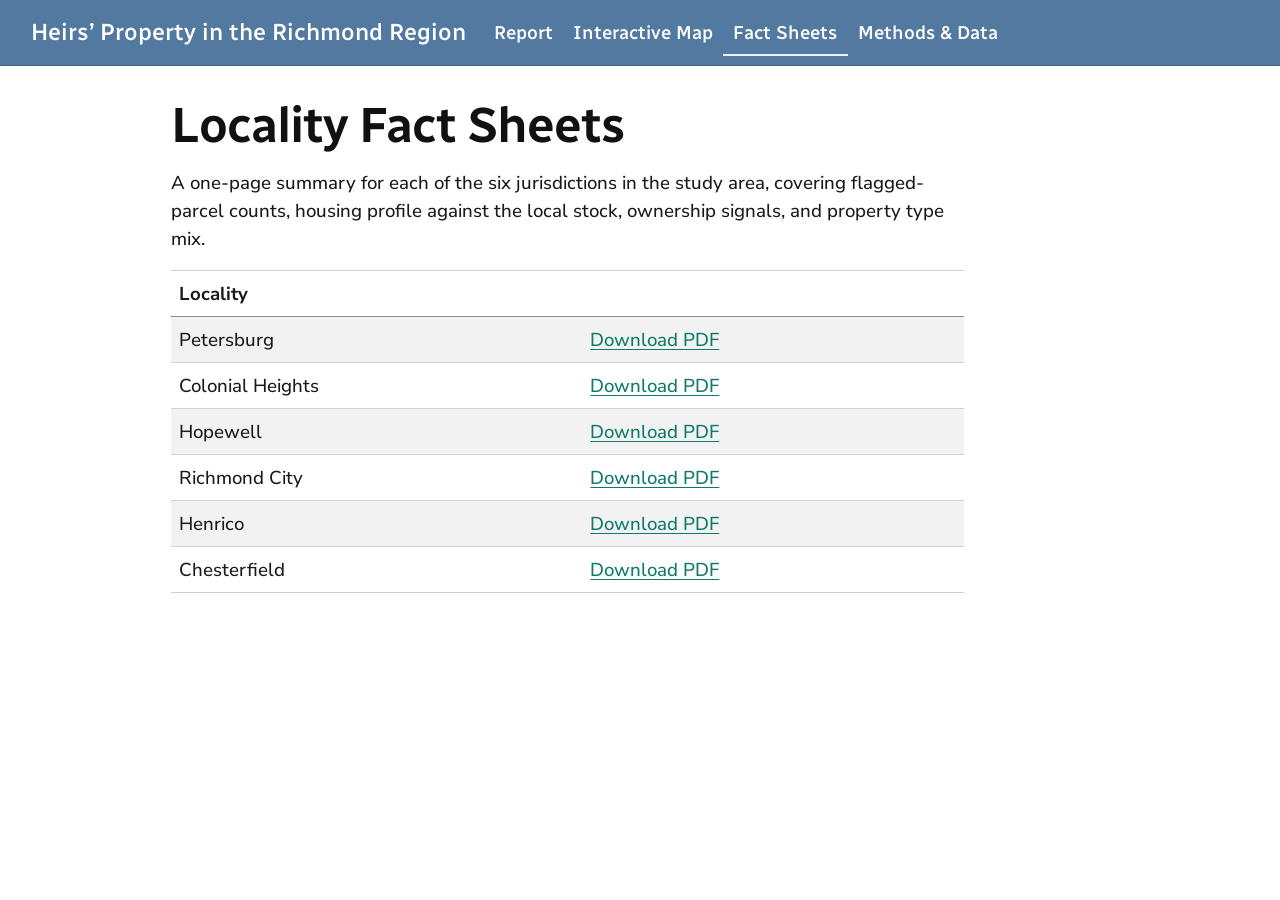
<file: factsheets.html>
<!DOCTYPE html>
<html xmlns="http://www.w3.org/1999/xhtml" lang="en" xml:lang="en"><head>
<meta name="robots" content="noindex, nofollow">

<meta charset="utf-8">

<meta name="viewport" content="width=device-width, initial-scale=1.0, user-scalable=yes">


<title>Locality Fact Sheets – Heirs’ Property in the Richmond Region</title>
<style>
/* Default styles provided by pandoc.
** See https://pandoc.org/MANUAL.html#variables-for-html for config info.
*/
code{white-space: pre-wrap;}
span.smallcaps{font-variant: small-caps;}
div.columns{display: flex; gap: min(4vw, 1.5em);}
div.column{flex: auto; overflow-x: auto;}
div.hanging-indent{margin-left: 1.5em; text-indent: -1.5em;}
ul.task-list{list-style: none;}
ul.task-list li input[type="checkbox"] {
  width: 0.8em;
  margin: 0 0.8em 0.2em -1em; /* quarto-specific, see https://github.com/quarto-dev/quarto-cli/issues/4556 */ 
  vertical-align: middle;
}
</style>


<script src="site_libs/quarto-nav/quarto-nav.js"></script>
<script src="site_libs/quarto-nav/headroom.min.js"></script>
<script src="site_libs/clipboard/clipboard.min.js"></script>
<meta name="quarto:offset" content="./">
<script src="site_libs/quarto-html/quarto.js" type="module"></script>
<script src="site_libs/quarto-html/tabsets/tabsets.js" type="module"></script>
<script src="site_libs/quarto-html/popper.min.js"></script>
<script src="site_libs/quarto-html/tippy.umd.min.js"></script>
<script src="site_libs/quarto-html/anchor.min.js"></script>
<link href="site_libs/quarto-html/tippy.css" rel="stylesheet">
<link href="site_libs/quarto-html/quarto-syntax-highlighting-15634bcf2e68342d4ad2dfa704d543f6.css" rel="stylesheet" id="quarto-text-highlighting-styles">
<script src="site_libs/bootstrap/bootstrap.min.js"></script>
<link href="site_libs/bootstrap/bootstrap-icons.css" rel="stylesheet">
<link href="site_libs/bootstrap/bootstrap-704630e06107750422c8cab03c1a8d96.min.css" rel="stylesheet" append-hash="true" id="quarto-bootstrap" data-mode="light">
<link rel="stylesheet" href="navigation.css">


</head>

<body class="nav-fixed quarto-light">

  <header id="quarto-header" class="headroom fixed-top">
    <nav class="navbar navbar-expand-lg " data-bs-theme="dark">
      <div class="navbar-container container-fluid">
      <div class="navbar-brand-container mx-auto">
    <a class="navbar-brand" href="./index.html">
    <span class="navbar-title">Heirs’ Property in the Richmond Region</span>
    </a>
  </div>
          <button class="navbar-toggler" type="button" data-bs-toggle="collapse" data-bs-target="#navbarCollapse" aria-controls="navbarCollapse" role="menu" aria-expanded="false" aria-label="Toggle navigation" onclick="if (window.quartoToggleHeadroom) { window.quartoToggleHeadroom(); }">
  <span class="navbar-toggler-icon"></span>
</button>
          <div class="collapse navbar-collapse" id="navbarCollapse">
            <ul class="navbar-nav navbar-nav-scroll me-auto">
  <li class="nav-item">
    <a class="nav-link" href="./index.html"> 
<span class="menu-text">Report</span></a>
  </li>  
  <li class="nav-item">
    <a class="nav-link" href="./map.html"> 
<span class="menu-text">Interactive Map</span></a>
  </li>  
  <li class="nav-item">
    <a class="nav-link active" href="./factsheets.html" aria-current="page"> 
<span class="menu-text">Fact Sheets</span></a>
  </li>  
  <li class="nav-item">
    <a class="nav-link" href="./methods.html"> 
<span class="menu-text">Methods &amp; Data</span></a>
  </li>  
</ul>
          </div> <!-- /navcollapse -->
            <div class="quarto-navbar-tools">
</div>
      </div> <!-- /container-fluid -->
    </nav>
</header>
<!-- content -->
<div id="quarto-content" class="quarto-container page-columns page-rows-contents page-layout-article page-navbar">
<!-- sidebar -->
<!-- margin-sidebar -->
    <div id="quarto-margin-sidebar" class="sidebar margin-sidebar zindex-bottom">
        
    </div>
<!-- main -->
<main class="content" id="quarto-document-content">

<header id="title-block-header" class="quarto-title-block default">
<div class="quarto-title">
<h1 class="title">Locality Fact Sheets</h1>
</div>



<div class="quarto-title-meta">

    
  
    
  </div>
  


</header>


<p>A one-page summary for each of the six jurisdictions in the study area, covering flagged-parcel counts, housing profile against the local stock, ownership signals, and property type mix.</p>
<table class="table-striped caption-top table">
<thead>
<tr class="header">
<th style="text-align: left;">Locality</th>
<th style="text-align: left;"></th>
</tr>
</thead>
<tbody>
<tr class="odd">
<td style="text-align: left;">Petersburg</td>
<td style="text-align: left;"><a href="downloads/factsheet_petersburg.pdf">Download PDF</a></td>
</tr>
<tr class="even">
<td style="text-align: left;">Colonial Heights</td>
<td style="text-align: left;"><a href="downloads/factsheet_colonial_heights.pdf">Download PDF</a></td>
</tr>
<tr class="odd">
<td style="text-align: left;">Hopewell</td>
<td style="text-align: left;"><a href="downloads/factsheet_hopewell.pdf">Download PDF</a></td>
</tr>
<tr class="even">
<td style="text-align: left;">Richmond City</td>
<td style="text-align: left;"><a href="downloads/factsheet_richmond_city.pdf">Download PDF</a></td>
</tr>
<tr class="odd">
<td style="text-align: left;">Henrico</td>
<td style="text-align: left;"><a href="downloads/factsheet_henrico.pdf">Download PDF</a></td>
</tr>
<tr class="even">
<td style="text-align: left;">Chesterfield</td>
<td style="text-align: left;"><a href="downloads/factsheet_chesterfield.pdf">Download PDF</a></td>
</tr>
</tbody>
</table>



</main> <!-- /main -->
<script id="quarto-html-after-body" type="application/javascript">
  window.document.addEventListener("DOMContentLoaded", function (event) {
    const icon = "";
    const anchorJS = new window.AnchorJS();
    anchorJS.options = {
      placement: 'right',
      icon: icon
    };
    anchorJS.add('.anchored');
    const isCodeAnnotation = (el) => {
      for (const clz of el.classList) {
        if (clz.startsWith('code-annotation-')) {                     
          return true;
        }
      }
      return false;
    }
    const onCopySuccess = function(e) {
      // button target
      const button = e.trigger;
      // don't keep focus
      button.blur();
      // flash "checked"
      button.classList.add('code-copy-button-checked');
      var currentTitle = button.getAttribute("title");
      button.setAttribute("title", "Copied!");
      let tooltip;
      if (window.bootstrap) {
        button.setAttribute("data-bs-toggle", "tooltip");
        button.setAttribute("data-bs-placement", "left");
        button.setAttribute("data-bs-title", "Copied!");
        tooltip = new bootstrap.Tooltip(button, 
          { trigger: "manual", 
            customClass: "code-copy-button-tooltip",
            offset: [0, -8]});
        tooltip.show();    
      }
      setTimeout(function() {
        if (tooltip) {
          tooltip.hide();
          button.removeAttribute("data-bs-title");
          button.removeAttribute("data-bs-toggle");
          button.removeAttribute("data-bs-placement");
        }
        button.setAttribute("title", currentTitle);
        button.classList.remove('code-copy-button-checked');
      }, 1000);
      // clear code selection
      e.clearSelection();
    }
    const getTextToCopy = function(trigger) {
      const outerScaffold = trigger.parentElement.cloneNode(true);
      const codeEl = outerScaffold.querySelector('code');
      for (const childEl of codeEl.children) {
        if (isCodeAnnotation(childEl)) {
          childEl.remove();
        }
      }
      return codeEl.innerText;
    }
    const clipboard = new window.ClipboardJS('.code-copy-button:not([data-in-quarto-modal])', {
      text: getTextToCopy
    });
    clipboard.on('success', onCopySuccess);
    if (window.document.getElementById('quarto-embedded-source-code-modal')) {
      const clipboardModal = new window.ClipboardJS('.code-copy-button[data-in-quarto-modal]', {
        text: getTextToCopy,
        container: window.document.getElementById('quarto-embedded-source-code-modal')
      });
      clipboardModal.on('success', onCopySuccess);
    }
      var localhostRegex = new RegExp(/^(?:http|https):\/\/localhost\:?[0-9]*\//);
      var mailtoRegex = new RegExp(/^mailto:/);
        var filterRegex = new RegExp('/' + window.location.host + '/');
      var isInternal = (href) => {
          return filterRegex.test(href) || localhostRegex.test(href) || mailtoRegex.test(href);
      }
      // Inspect non-navigation links and adorn them if external
     var links = window.document.querySelectorAll('a[href]:not(.nav-link):not(.navbar-brand):not(.toc-action):not(.sidebar-link):not(.sidebar-item-toggle):not(.pagination-link):not(.no-external):not([aria-hidden]):not(.dropdown-item):not(.quarto-navigation-tool):not(.about-link)');
      for (var i=0; i<links.length; i++) {
        const link = links[i];
        if (!isInternal(link.href)) {
          // undo 
          // links that we want to consider external?
          if (link.dataset.originalHref !== undefined) {
            link.href = link.dataset.originalHref;
          }
            // target sif specified
            link.setAttribute("target", "_blank");
            if (link.getAttribute("rel") === null) {
              link.setAttribute("rel", "noopener");
            }
        }
      }
    function tippyHover(el, contentFn, onTriggerFn, onUntriggerFn) {
      const config = {
        allowHTML: true,
        maxWidth: 500,
        delay: 100,
        arrow: false,
        appendTo: function(el) {
            return el.parentElement;
        },
        interactive: true,
        interactiveBorder: 10,
        theme: 'quarto',
        placement: 'bottom-start',
      };
      if (contentFn) {
        config.content = contentFn;
      }
      if (onTriggerFn) {
        config.onTrigger = onTriggerFn;
      }
      if (onUntriggerFn) {
        config.onUntrigger = onUntriggerFn;
      }
      window.tippy(el, config); 
    }
    const noterefs = window.document.querySelectorAll('a[role="doc-noteref"]');
    for (var i=0; i<noterefs.length; i++) {
      const ref = noterefs[i];
      tippyHover(ref, function() {
        // use id or data attribute instead here
        let href = ref.getAttribute('data-footnote-href') || ref.getAttribute('href');
        try { href = new URL(href).hash; } catch {}
        const id = href.replace(/^#\/?/, "");
        const note = window.document.getElementById(id);
        if (note) {
          return note.innerHTML;
        } else {
          return "";
        }
      });
    }
    const xrefs = window.document.querySelectorAll('a.quarto-xref');
    const processXRef = (id, note) => {
      // Strip column container classes
      const stripColumnClz = (el) => {
        el.classList.remove("page-full", "page-columns");
        if (el.children) {
          for (const child of el.children) {
            stripColumnClz(child);
          }
        }
      }
      stripColumnClz(note)
      if (id === null || id.startsWith('sec-')) {
        // Special case sections, only their first couple elements
        const container = document.createElement("div");
        if (note.children && note.children.length > 2) {
          container.appendChild(note.children[0].cloneNode(true));
          for (let i = 1; i < note.children.length; i++) {
            const child = note.children[i];
            if (child.tagName === "P" && child.innerText === "") {
              continue;
            } else {
              container.appendChild(child.cloneNode(true));
              break;
            }
          }
          if (window.Quarto?.typesetMath) {
            window.Quarto.typesetMath(container);
          }
          return container.innerHTML
        } else {
          if (window.Quarto?.typesetMath) {
            window.Quarto.typesetMath(note);
          }
          return note.innerHTML;
        }
      } else {
        // Remove any anchor links if they are present
        const anchorLink = note.querySelector('a.anchorjs-link');
        if (anchorLink) {
          anchorLink.remove();
        }
        if (window.Quarto?.typesetMath) {
          window.Quarto.typesetMath(note);
        }
        if (note.classList.contains("callout")) {
          return note.outerHTML;
        } else {
          return note.innerHTML;
        }
      }
    }
    for (var i=0; i<xrefs.length; i++) {
      const xref = xrefs[i];
      tippyHover(xref, undefined, function(instance) {
        instance.disable();
        let url = xref.getAttribute('href');
        let hash = undefined; 
        if (url.startsWith('#')) {
          hash = url;
        } else {
          try { hash = new URL(url).hash; } catch {}
        }
        if (hash) {
          const id = hash.replace(/^#\/?/, "");
          const note = window.document.getElementById(id);
          if (note !== null) {
            try {
              const html = processXRef(id, note.cloneNode(true));
              instance.setContent(html);
            } finally {
              instance.enable();
              instance.show();
            }
          } else {
            // See if we can fetch this
            fetch(url.split('#')[0])
            .then(res => res.text())
            .then(html => {
              const parser = new DOMParser();
              const htmlDoc = parser.parseFromString(html, "text/html");
              const note = htmlDoc.getElementById(id);
              if (note !== null) {
                const html = processXRef(id, note);
                instance.setContent(html);
              } 
            }).finally(() => {
              instance.enable();
              instance.show();
            });
          }
        } else {
          // See if we can fetch a full url (with no hash to target)
          // This is a special case and we should probably do some content thinning / targeting
          fetch(url)
          .then(res => res.text())
          .then(html => {
            const parser = new DOMParser();
            const htmlDoc = parser.parseFromString(html, "text/html");
            const note = htmlDoc.querySelector('main.content');
            if (note !== null) {
              // This should only happen for chapter cross references
              // (since there is no id in the URL)
              // remove the first header
              if (note.children.length > 0 && note.children[0].tagName === "HEADER") {
                note.children[0].remove();
              }
              const html = processXRef(null, note);
              instance.setContent(html);
            } 
          }).finally(() => {
            instance.enable();
            instance.show();
          });
        }
      }, function(instance) {
      });
    }
        let selectedAnnoteEl;
        const selectorForAnnotation = ( cell, annotation) => {
          let cellAttr = 'data-code-cell="' + cell + '"';
          let lineAttr = 'data-code-annotation="' +  annotation + '"';
          const selector = 'span[' + cellAttr + '][' + lineAttr + ']';
          return selector;
        }
        const selectCodeLines = (annoteEl) => {
          const doc = window.document;
          const targetCell = annoteEl.getAttribute("data-target-cell");
          const targetAnnotation = annoteEl.getAttribute("data-target-annotation");
          const annoteSpan = window.document.querySelector(selectorForAnnotation(targetCell, targetAnnotation));
          const lines = annoteSpan.getAttribute("data-code-lines").split(",");
          const lineIds = lines.map((line) => {
            return targetCell + "-" + line;
          })
          let top = null;
          let height = null;
          let parent = null;
          if (lineIds.length > 0) {
              //compute the position of the single el (top and bottom and make a div)
              const el = window.document.getElementById(lineIds[0]);
              top = el.offsetTop;
              height = el.offsetHeight;
              parent = el.parentElement.parentElement;
            if (lineIds.length > 1) {
              const lastEl = window.document.getElementById(lineIds[lineIds.length - 1]);
              const bottom = lastEl.offsetTop + lastEl.offsetHeight;
              height = bottom - top;
            }
            if (top !== null && height !== null && parent !== null) {
              // cook up a div (if necessary) and position it 
              let div = window.document.getElementById("code-annotation-line-highlight");
              if (div === null) {
                div = window.document.createElement("div");
                div.setAttribute("id", "code-annotation-line-highlight");
                div.style.position = 'absolute';
                parent.appendChild(div);
              }
              div.style.top = top - 2 + "px";
              div.style.height = height + 4 + "px";
              div.style.left = 0;
              let gutterDiv = window.document.getElementById("code-annotation-line-highlight-gutter");
              if (gutterDiv === null) {
                gutterDiv = window.document.createElement("div");
                gutterDiv.setAttribute("id", "code-annotation-line-highlight-gutter");
                gutterDiv.style.position = 'absolute';
                const codeCell = window.document.getElementById(targetCell);
                const gutter = codeCell.querySelector('.code-annotation-gutter');
                gutter.appendChild(gutterDiv);
              }
              gutterDiv.style.top = top - 2 + "px";
              gutterDiv.style.height = height + 4 + "px";
            }
            selectedAnnoteEl = annoteEl;
          }
        };
        const unselectCodeLines = () => {
          const elementsIds = ["code-annotation-line-highlight", "code-annotation-line-highlight-gutter"];
          elementsIds.forEach((elId) => {
            const div = window.document.getElementById(elId);
            if (div) {
              div.remove();
            }
          });
          selectedAnnoteEl = undefined;
        };
          // Handle positioning of the toggle
      window.addEventListener(
        "resize",
        throttle(() => {
          elRect = undefined;
          if (selectedAnnoteEl) {
            selectCodeLines(selectedAnnoteEl);
          }
        }, 10)
      );
      function throttle(fn, ms) {
      let throttle = false;
      let timer;
        return (...args) => {
          if(!throttle) { // first call gets through
              fn.apply(this, args);
              throttle = true;
          } else { // all the others get throttled
              if(timer) clearTimeout(timer); // cancel #2
              timer = setTimeout(() => {
                fn.apply(this, args);
                timer = throttle = false;
              }, ms);
          }
        };
      }
        // Attach click handler to the DT
        const annoteDls = window.document.querySelectorAll('dt[data-target-cell]');
        for (const annoteDlNode of annoteDls) {
          annoteDlNode.addEventListener('click', (event) => {
            const clickedEl = event.target;
            if (clickedEl !== selectedAnnoteEl) {
              unselectCodeLines();
              const activeEl = window.document.querySelector('dt[data-target-cell].code-annotation-active');
              if (activeEl) {
                activeEl.classList.remove('code-annotation-active');
              }
              selectCodeLines(clickedEl);
              clickedEl.classList.add('code-annotation-active');
            } else {
              // Unselect the line
              unselectCodeLines();
              clickedEl.classList.remove('code-annotation-active');
            }
          });
        }
    const findCites = (el) => {
      const parentEl = el.parentElement;
      if (parentEl) {
        const cites = parentEl.dataset.cites;
        if (cites) {
          return {
            el,
            cites: cites.split(' ')
          };
        } else {
          return findCites(el.parentElement)
        }
      } else {
        return undefined;
      }
    };
    var bibliorefs = window.document.querySelectorAll('a[role="doc-biblioref"]');
    for (var i=0; i<bibliorefs.length; i++) {
      const ref = bibliorefs[i];
      const citeInfo = findCites(ref);
      if (citeInfo) {
        tippyHover(citeInfo.el, function() {
          var popup = window.document.createElement('div');
          citeInfo.cites.forEach(function(cite) {
            var citeDiv = window.document.createElement('div');
            citeDiv.classList.add('hanging-indent');
            citeDiv.classList.add('csl-entry');
            var biblioDiv = window.document.getElementById('ref-' + cite);
            if (biblioDiv) {
              citeDiv.innerHTML = biblioDiv.innerHTML;
            }
            popup.appendChild(citeDiv);
          });
          return popup.innerHTML;
        });
      }
    }
  });
  </script>
</div> <!-- /content -->
<footer class="footer">
  <div class="nav-footer">
    <div class="nav-footer-left">
</div>   
    <div class="nav-footer-center">
      &nbsp;
    </div>
    <div class="nav-footer-right">
</div>
  </div>
</footer>




</body></html>
</file>
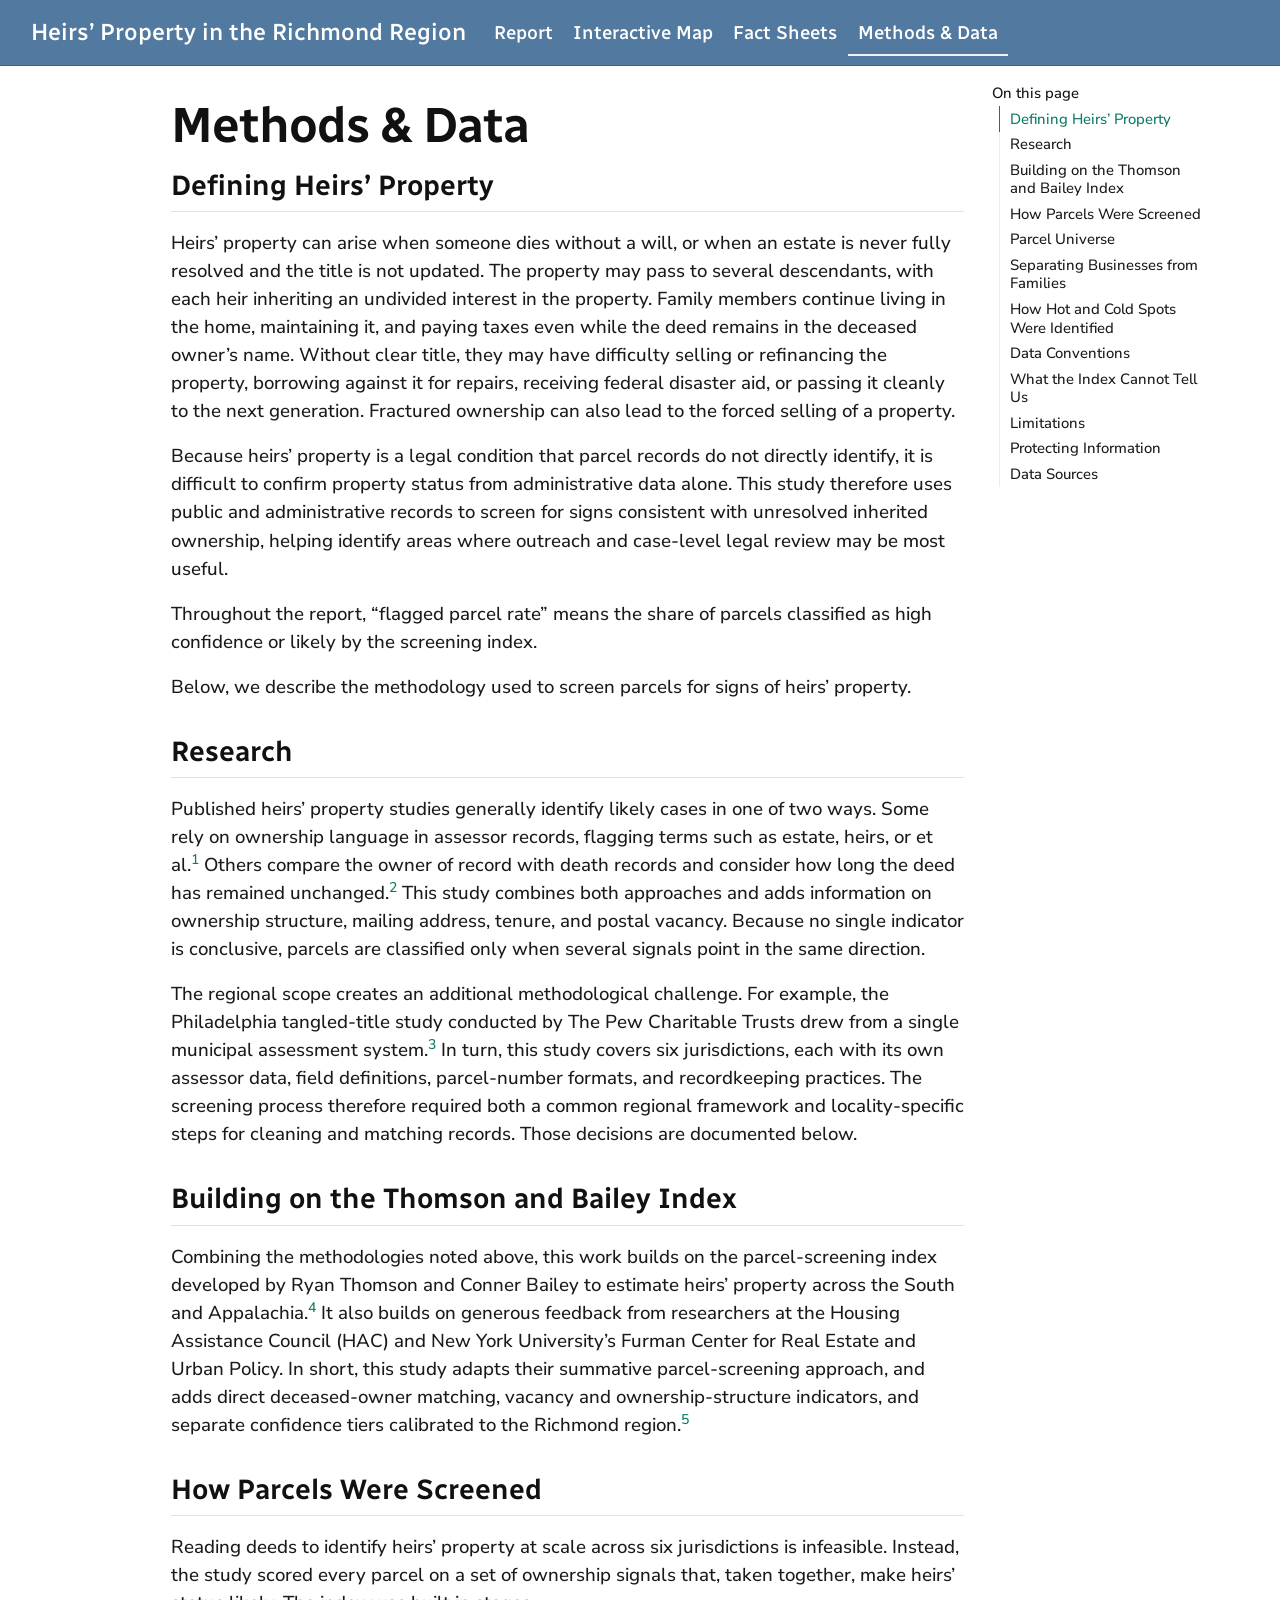
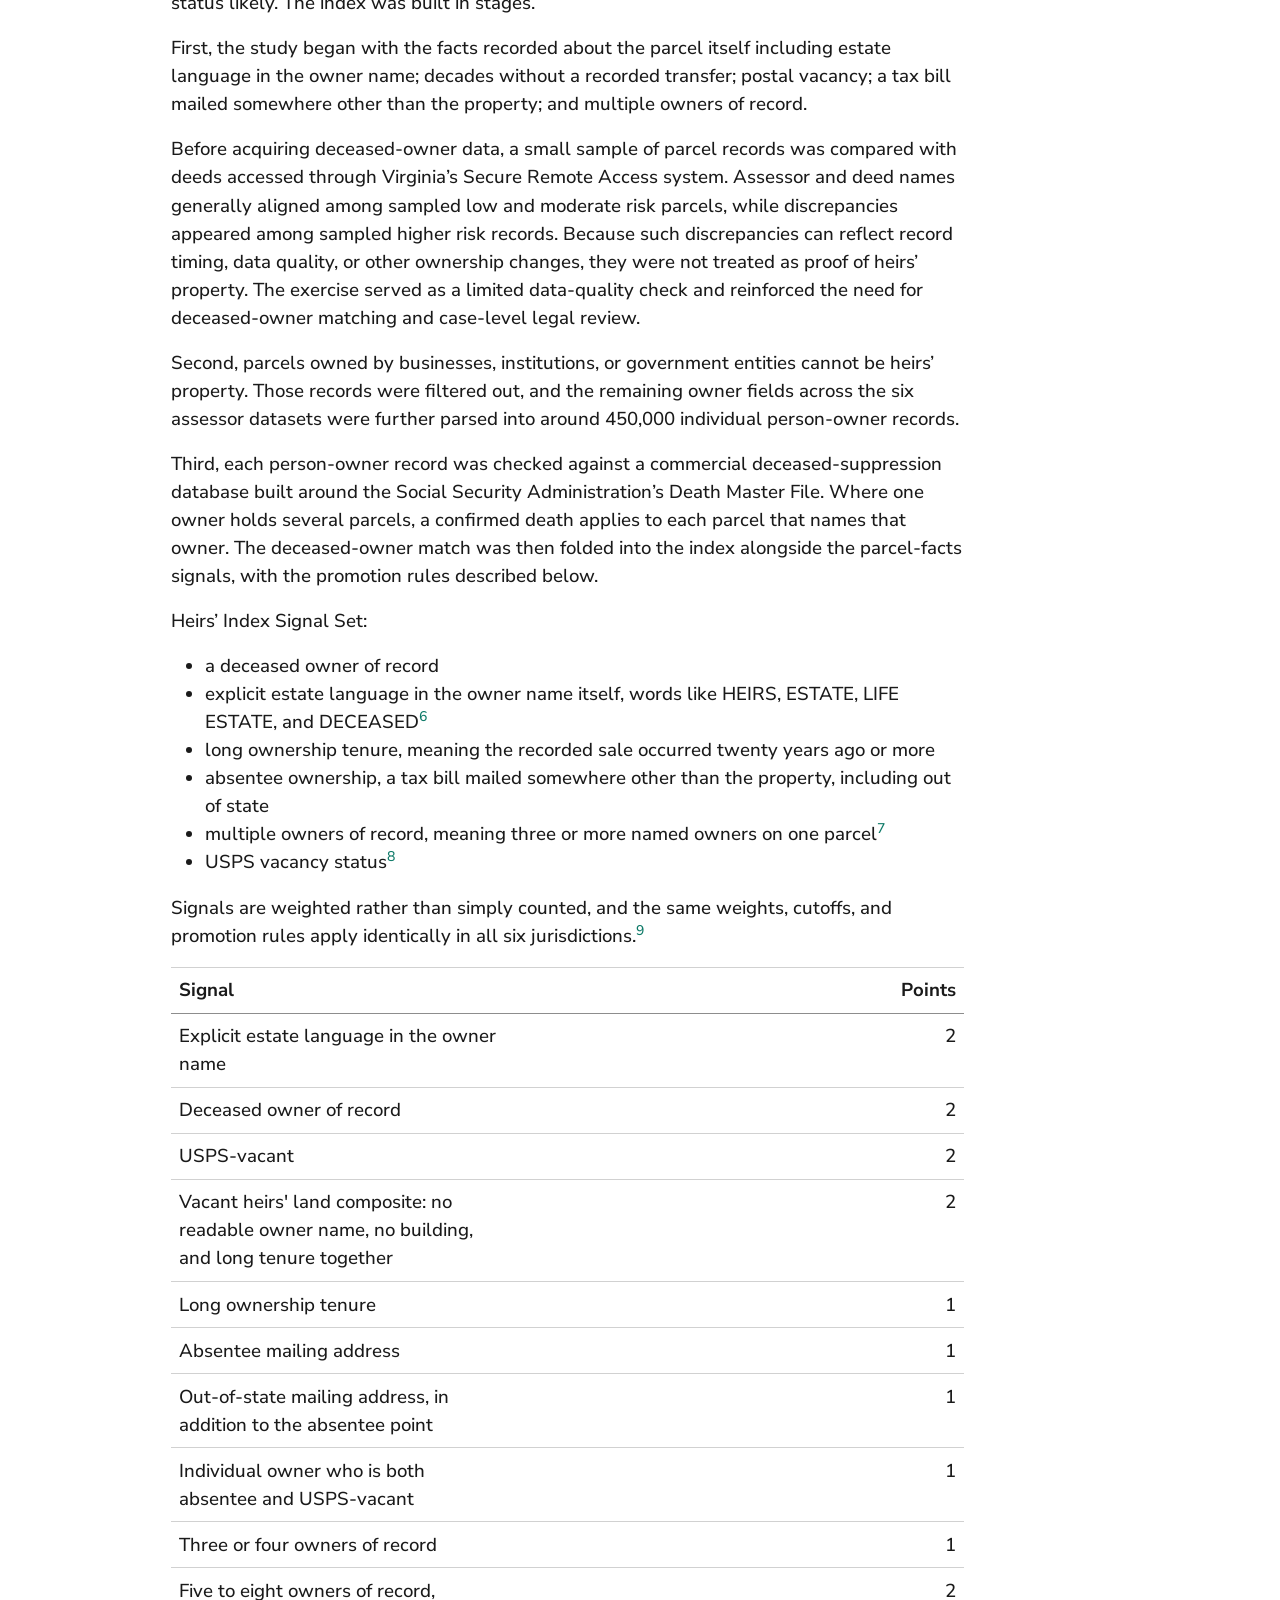
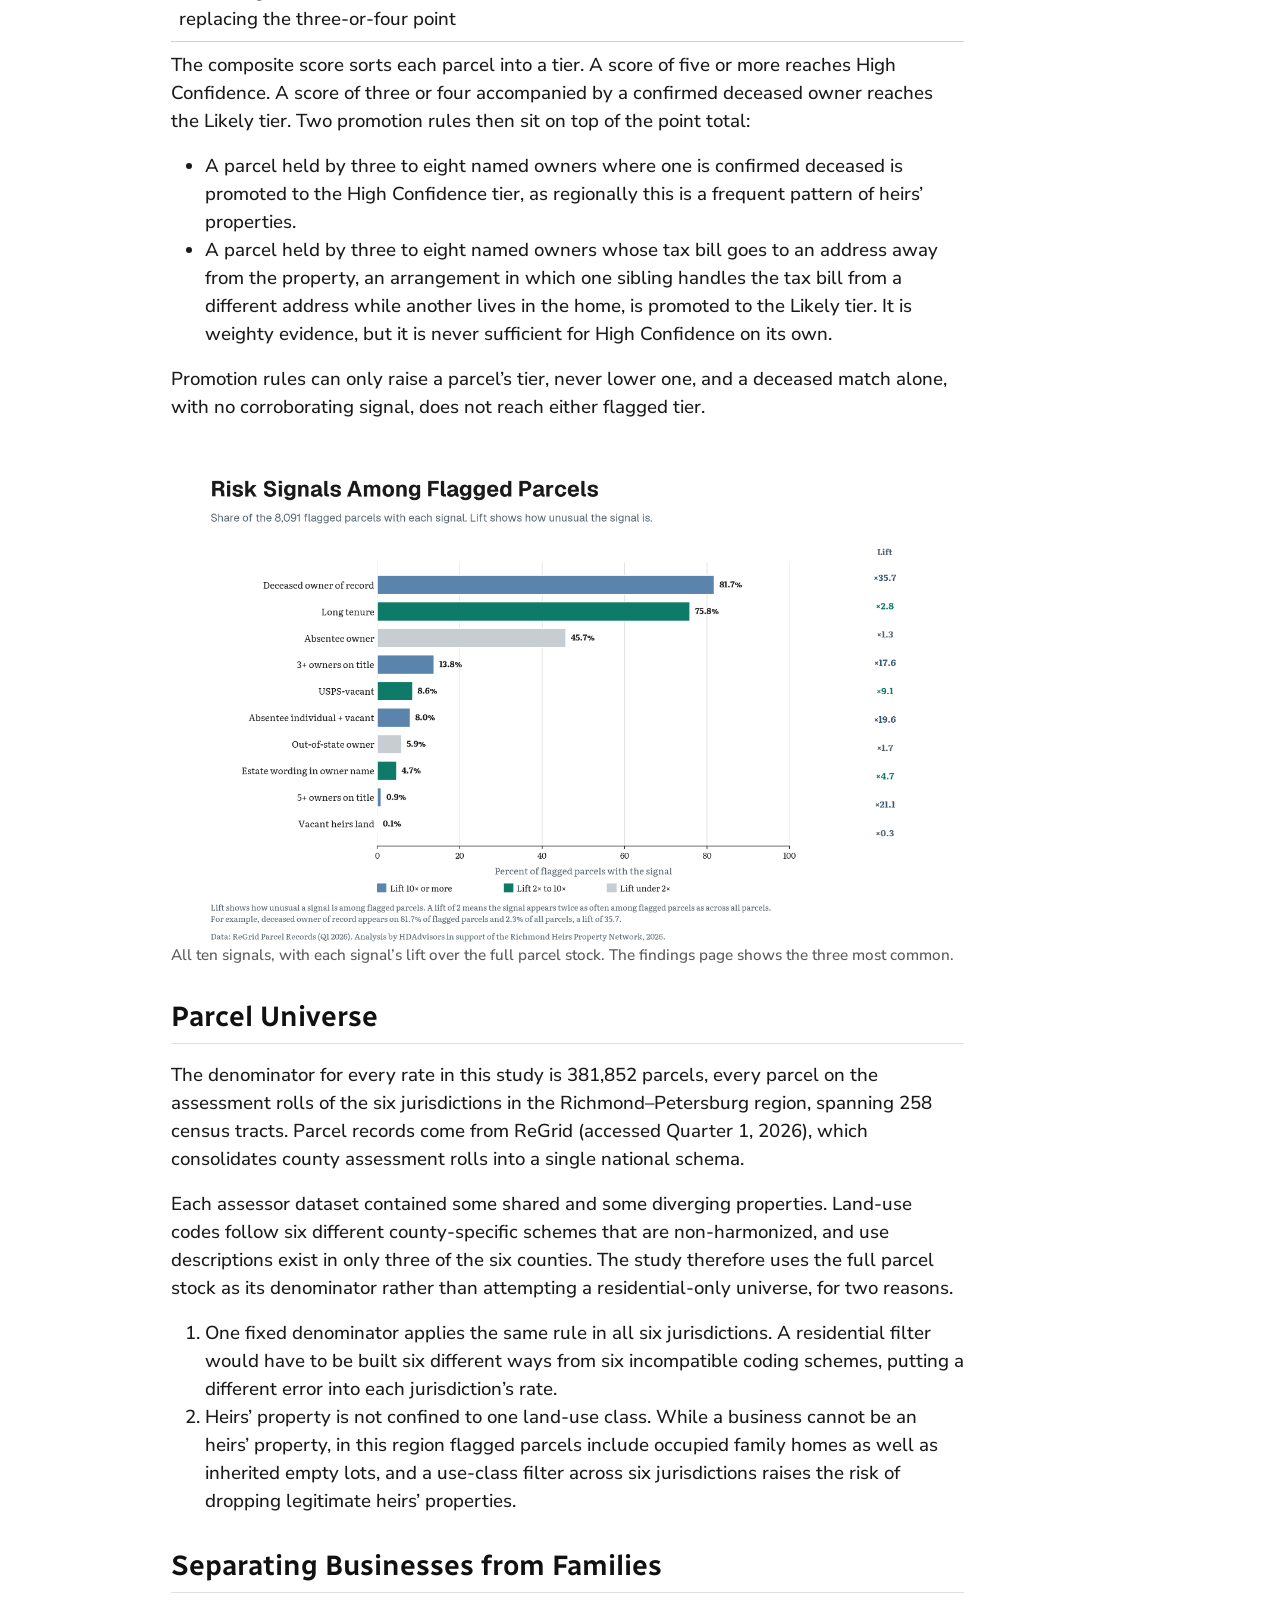
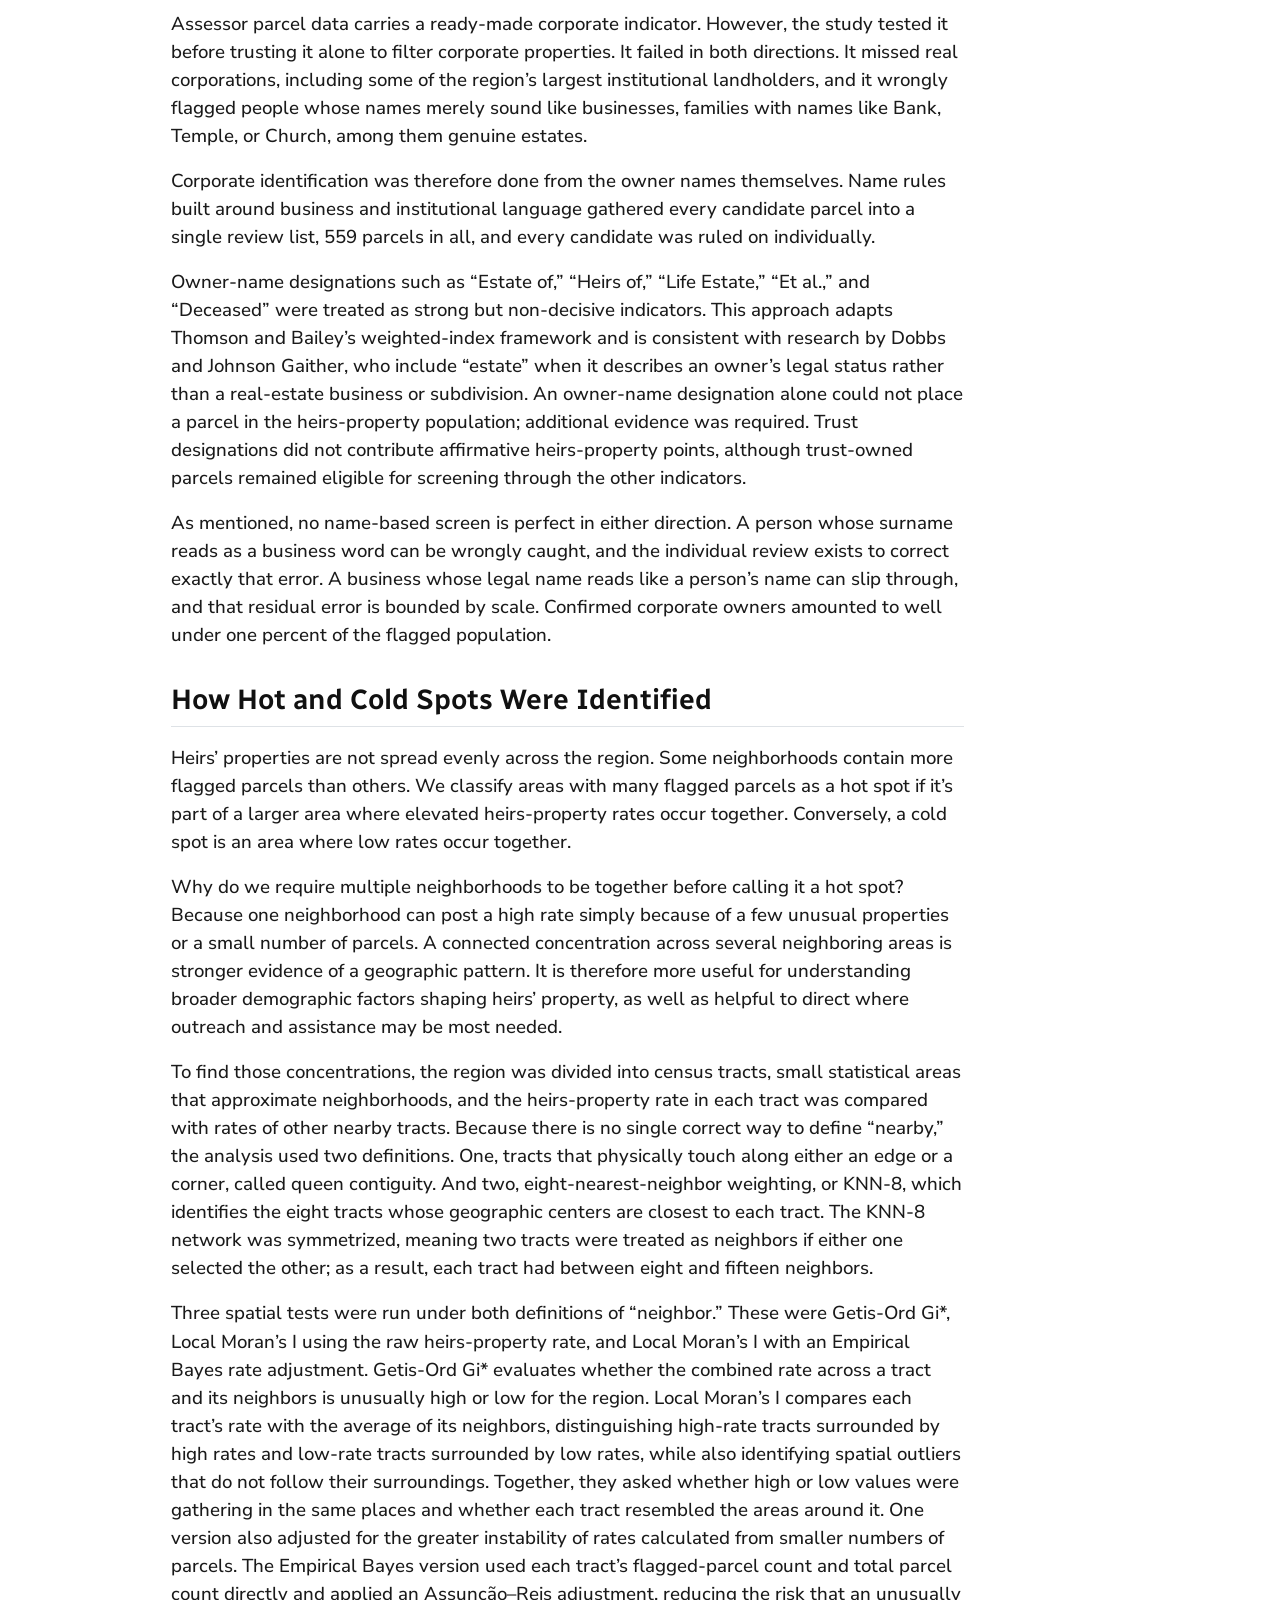
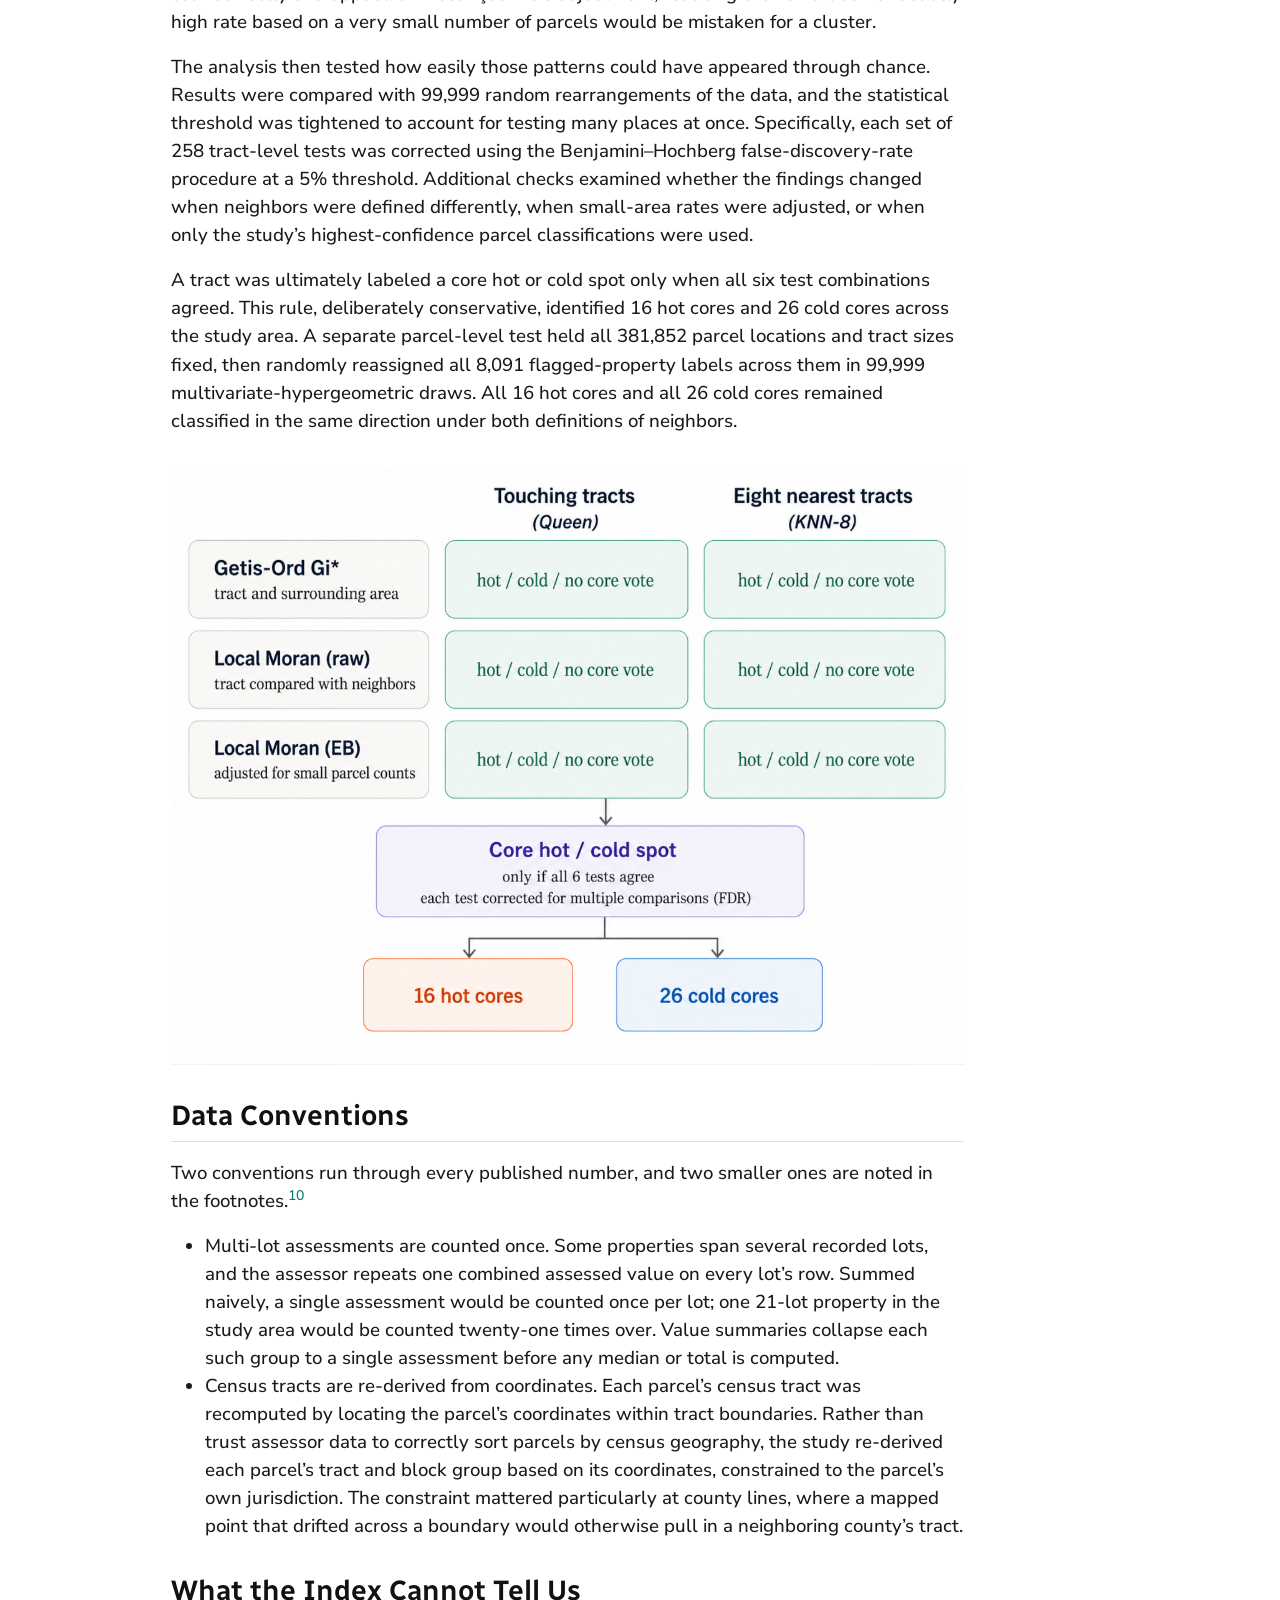
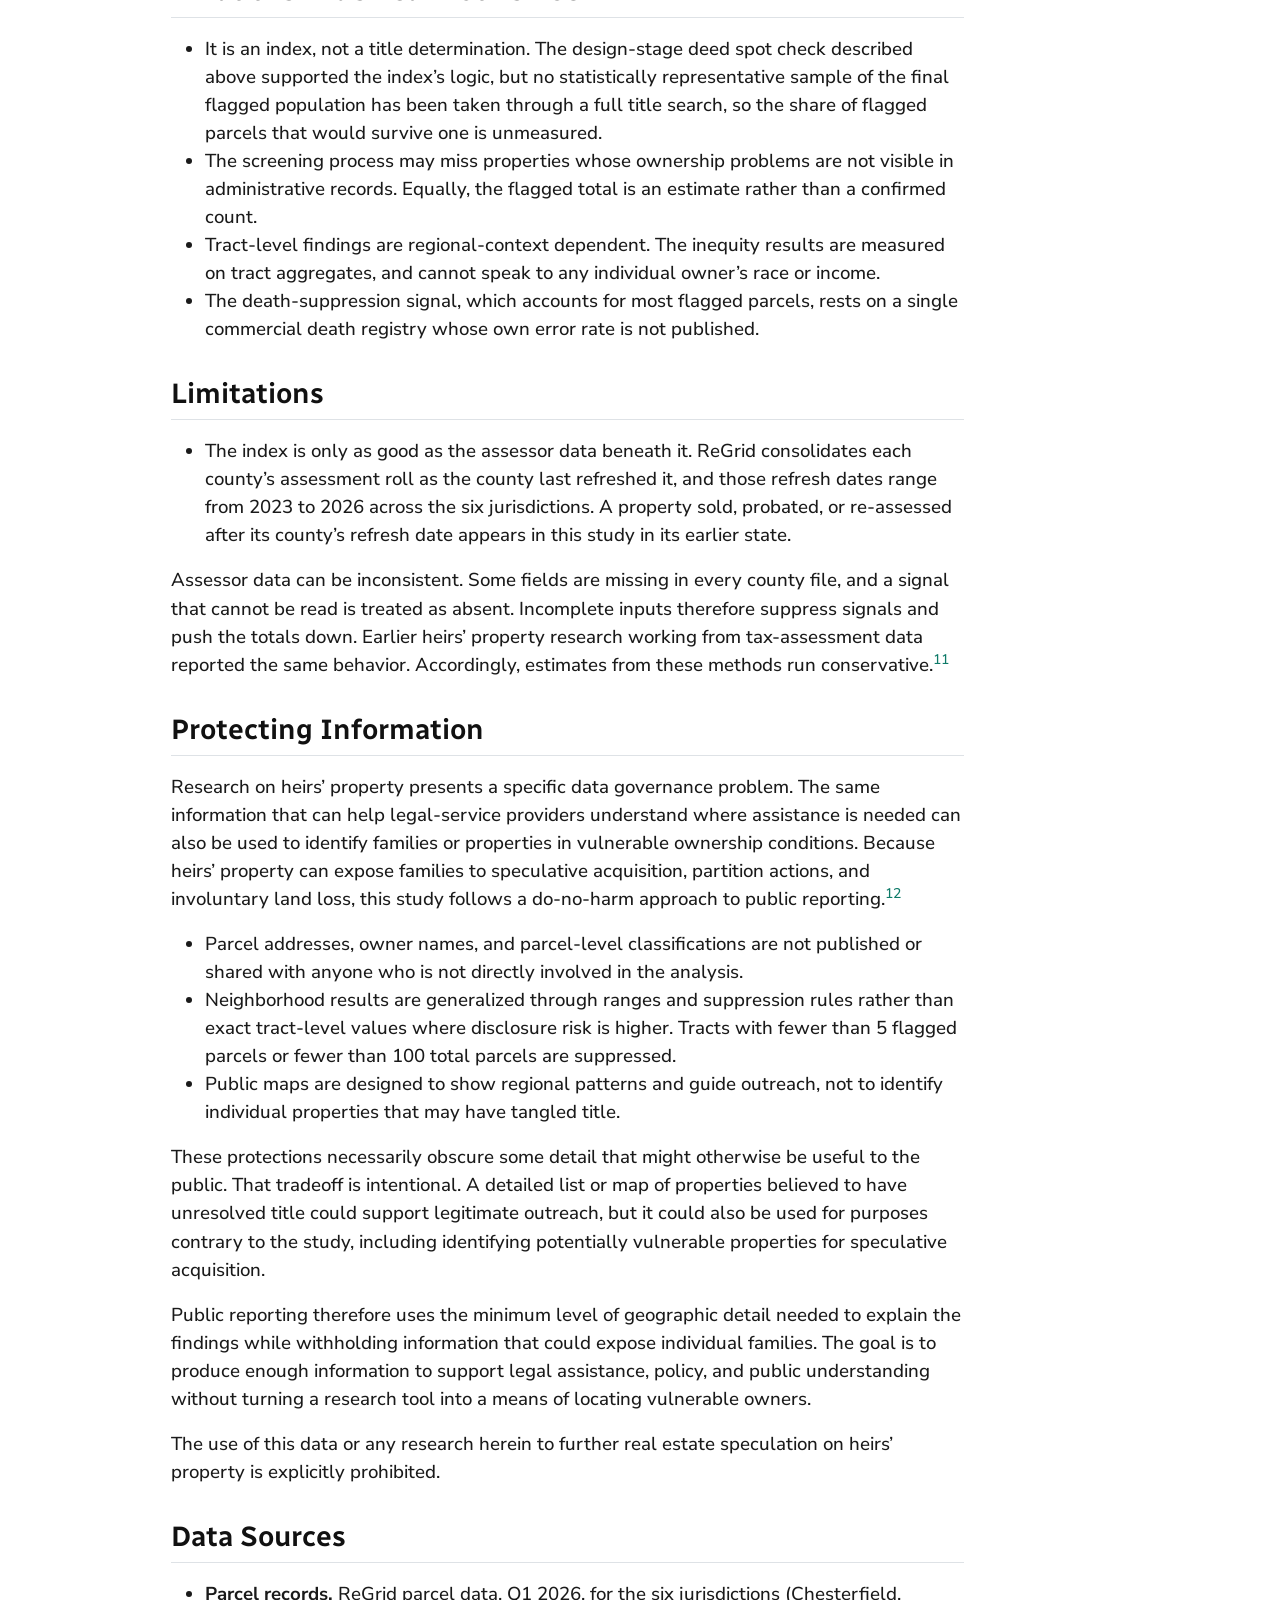
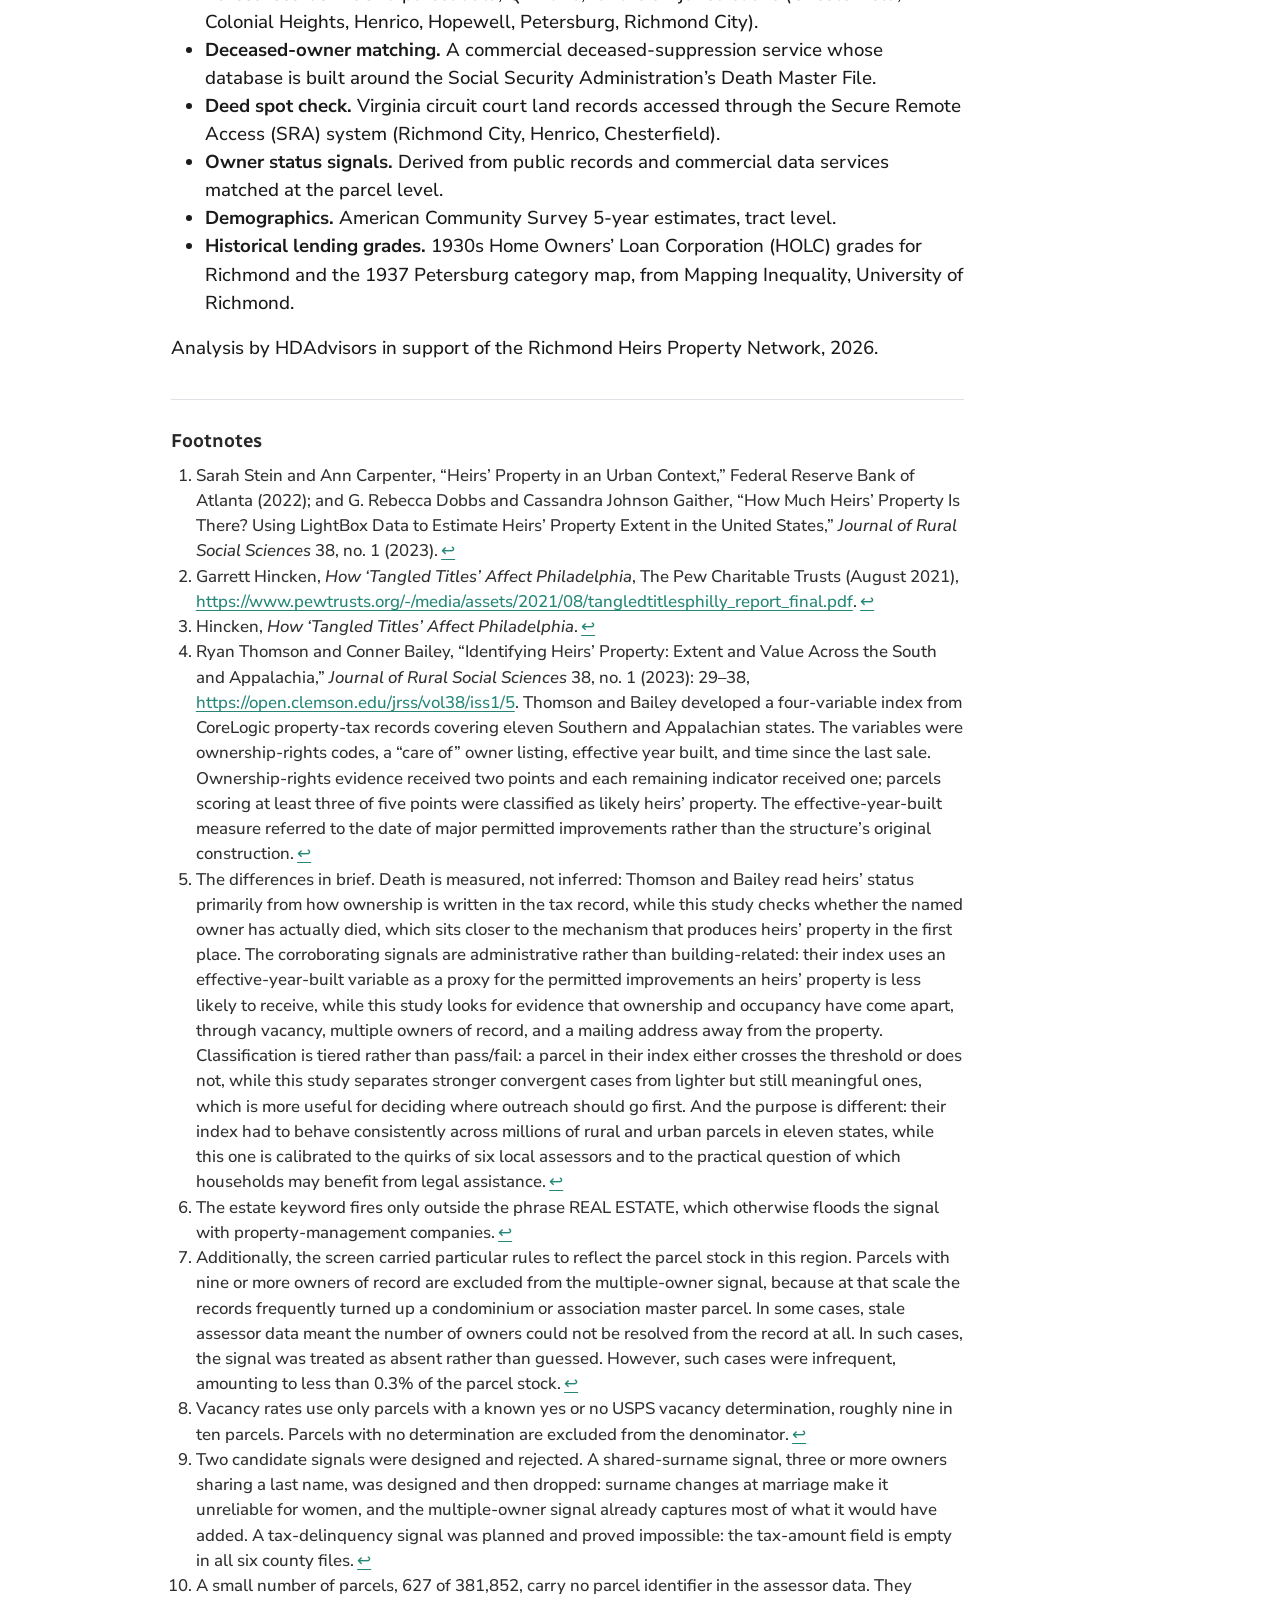
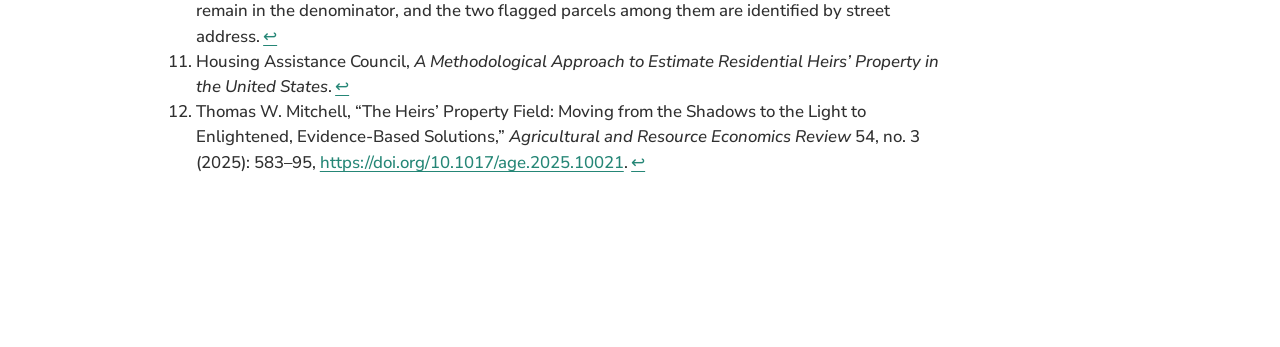
<file: methods.html>
<!DOCTYPE html>
<html xmlns="http://www.w3.org/1999/xhtml" lang="en" xml:lang="en"><head>
<meta name="robots" content="noindex, nofollow">

<meta charset="utf-8">

<meta name="viewport" content="width=device-width, initial-scale=1.0, user-scalable=yes">


<title>Methods &amp; Data – Heirs’ Property in the Richmond Region</title>
<style>
/* Default styles pandoc. Updating to fit branding*/
code{white-space: pre-wrap;}
span.smallcaps{font-variant: small-caps;}
div.columns{display: flex; gap: min(4vw, 1.5em);}
div.column{flex: auto; overflow-x: auto;}
div.hanging-indent{margin-left: 1.5em; text-indent: -1.5em;}
ul.task-list{list-style: none;}
ul.task-list li input[type="checkbox"] {
  width: 0.8em;
  margin: 0 0.8em 0.2em -1em; /* quarto-specific, see https://github.com/quarto-dev/quarto-cli/issues/4556 */ 
  vertical-align: middle;
}
</style>


<script src="site_libs/quarto-nav/quarto-nav.js"></script>
<script src="site_libs/quarto-nav/headroom.min.js"></script>
<script src="site_libs/clipboard/clipboard.min.js"></script>
<meta name="quarto:offset" content="./">
<script src="site_libs/quarto-html/quarto.js" type="module"></script>
<script src="site_libs/quarto-html/tabsets/tabsets.js" type="module"></script>
<script src="site_libs/quarto-html/popper.min.js"></script>
<script src="site_libs/quarto-html/tippy.umd.min.js"></script>
<script src="site_libs/quarto-html/anchor.min.js"></script>
<link href="site_libs/quarto-html/tippy.css" rel="stylesheet">
<link href="site_libs/quarto-html/quarto-syntax-highlighting-15634bcf2e68342d4ad2dfa704d543f6.css" rel="stylesheet" id="quarto-text-highlighting-styles">
<script src="site_libs/bootstrap/bootstrap.min.js"></script>
<link href="site_libs/bootstrap/bootstrap-icons.css" rel="stylesheet">
<link href="site_libs/bootstrap/bootstrap-704630e06107750422c8cab03c1a8d96.min.css" rel="stylesheet" append-hash="true" id="quarto-bootstrap" data-mode="light">
<link rel="stylesheet" href="navigation.css">


</head>

<body class="nav-fixed quarto-light">

  <header id="quarto-header" class="headroom fixed-top">
    <nav class="navbar navbar-expand-lg " data-bs-theme="dark">
      <div class="navbar-container container-fluid">
      <div class="navbar-brand-container mx-auto">
    <a class="navbar-brand" href="./index.html">
    <span class="navbar-title">Heirs’ Property in the Richmond Region</span>
    </a>
  </div>
          <button class="navbar-toggler" type="button" data-bs-toggle="collapse" data-bs-target="#navbarCollapse" aria-controls="navbarCollapse" role="menu" aria-expanded="false" aria-label="Toggle navigation" onclick="if (window.quartoToggleHeadroom) { window.quartoToggleHeadroom(); }">
  <span class="navbar-toggler-icon"></span>
</button>
          <div class="collapse navbar-collapse" id="navbarCollapse">
            <ul class="navbar-nav navbar-nav-scroll me-auto">
  <li class="nav-item">
    <a class="nav-link" href="./index.html"> 
<span class="menu-text">Report</span></a>
  </li>  
  <li class="nav-item">
    <a class="nav-link" href="./map.html"> 
<span class="menu-text">Interactive Map</span></a>
  </li>  
  <li class="nav-item">
    <a class="nav-link" href="./factsheets.html"> 
<span class="menu-text">Fact Sheets</span></a>
  </li>  
  <li class="nav-item">
    <a class="nav-link active" href="./methods.html" aria-current="page"> 
<span class="menu-text">Methods &amp; Data</span></a>
  </li>  
</ul>
          </div> <!-- /navcollapse -->
            <div class="quarto-navbar-tools">
</div>
      </div> <!-- /container-fluid -->
    </nav>
</header>
<!-- content -->
<div id="quarto-content" class="quarto-container page-columns page-rows-contents page-layout-article page-navbar">
<!-- sidebar -->
<!-- margin-sidebar -->
    <div id="quarto-margin-sidebar" class="sidebar margin-sidebar">
        <nav id="TOC" role="doc-toc" class="toc-active">
    <h2 id="toc-title">On this page</h2>
   
  <ul>
  <li><a href="#defining-heirs-property" id="toc-defining-heirs-property" class="nav-link active" data-scroll-target="#defining-heirs-property">Defining Heirs’ Property</a></li>
  <li><a href="#research" id="toc-research" class="nav-link" data-scroll-target="#research">Research</a></li>
  <li><a href="#building-on-the-thomson-and-bailey-index" id="toc-building-on-the-thomson-and-bailey-index" class="nav-link" data-scroll-target="#building-on-the-thomson-and-bailey-index">Building on the Thomson and Bailey Index</a></li>
  <li><a href="#how-parcels-were-screened" id="toc-how-parcels-were-screened" class="nav-link" data-scroll-target="#how-parcels-were-screened">How Parcels Were Screened</a></li>
  <li><a href="#parcel-universe" id="toc-parcel-universe" class="nav-link" data-scroll-target="#parcel-universe">Parcel Universe</a></li>
  <li><a href="#separating-businesses-from-families" id="toc-separating-businesses-from-families" class="nav-link" data-scroll-target="#separating-businesses-from-families">Separating Businesses from Families</a></li>
  <li><a href="#how-hot-and-cold-spots-were-identified" id="toc-how-hot-and-cold-spots-were-identified" class="nav-link" data-scroll-target="#how-hot-and-cold-spots-were-identified">How Hot and Cold Spots Were Identified</a></li>
  <li><a href="#data-conventions" id="toc-data-conventions" class="nav-link" data-scroll-target="#data-conventions">Data Conventions</a></li>
  <li><a href="#what-the-index-cannot-tell-us" id="toc-what-the-index-cannot-tell-us" class="nav-link" data-scroll-target="#what-the-index-cannot-tell-us">What the Index Cannot Tell Us</a></li>
  <li><a href="#limitations" id="toc-limitations" class="nav-link" data-scroll-target="#limitations">Limitations</a></li>
  <li><a href="#protecting-information" id="toc-protecting-information" class="nav-link" data-scroll-target="#protecting-information">Protecting Information</a></li>
  <li><a href="#data-sources" id="toc-data-sources" class="nav-link" data-scroll-target="#data-sources">Data Sources</a></li>
  </ul>
</nav>
    </div>
<!-- main -->
<main class="content" id="quarto-document-content">

<header id="title-block-header" class="quarto-title-block default">
<div class="quarto-title">
<h1 class="title">Methods &amp; Data</h1>
</div>



<div class="quarto-title-meta">

    
  
    
  </div>
  


</header>


<section id="defining-heirs-property" class="level2">
<h2 class="anchored" data-anchor-id="defining-heirs-property">Defining Heirs’ Property</h2>
<p>Heirs’ property can arise when someone dies without a will, or when an estate is never fully resolved and the title is not updated. The property may pass to several descendants, with each heir inheriting an undivided interest in the property. Family members continue living in the home, maintaining it, and paying taxes even while the deed remains in the deceased owner’s name. Without clear title, they may have difficulty selling or refinancing the property, borrowing against it for repairs, receiving federal disaster aid, or passing it cleanly to the next generation. Fractured ownership can also lead to the forced selling of a property.</p>
<p>Because heirs’ property is a legal condition that parcel records do not directly identify, it is difficult to confirm property status from administrative data alone. This study therefore uses public and administrative records to screen for signs consistent with unresolved inherited ownership, helping identify areas where outreach and case-level legal review may be most useful.</p>
<p>Throughout the report, “flagged parcel rate” means the share of parcels classified as high confidence or likely by the screening index.</p>
<p>Below, we describe the methodology used to screen parcels for signs of heirs’ property.</p>

</section>
<section id="research" class="level2">
<h2 class="anchored" data-anchor-id="research">Research</h2>
<p>Published heirs’ property studies generally identify likely cases in one of two ways. Some rely on ownership language in assessor records, flagging terms such as estate, heirs, or et al.<a href="#fn1" class="footnote-ref" id="fnref1" role="doc-noteref"><sup>1</sup></a> Others compare the owner of record with death records and consider how long the deed has remained unchanged.<a href="#fn2" class="footnote-ref" id="fnref2" role="doc-noteref"><sup>2</sup></a> This study combines both approaches and adds information on ownership structure, mailing address, tenure, and postal vacancy. Because no single indicator is conclusive, parcels are classified only when several signals point in the same direction.</p>
<p>The regional scope creates an additional methodological challenge. For example, the Philadelphia tangled-title study conducted by The Pew Charitable Trusts drew from a single municipal assessment system.<a href="#fn3" class="footnote-ref" id="fnref3" role="doc-noteref"><sup>3</sup></a> In turn, this study covers six jurisdictions, each with its own assessor data, field definitions, parcel-number formats, and recordkeeping practices. The screening process therefore required both a common regional framework and locality-specific steps for cleaning and matching records. Those decisions are documented below.</p>
</section>
<section id="building-on-the-thomson-and-bailey-index" class="level2">
<h2 class="anchored" data-anchor-id="building-on-the-thomson-and-bailey-index">Building on the Thomson and Bailey Index</h2>
<p>Combining the methodologies noted above, this work builds on the parcel-screening index developed by Ryan Thomson and Conner Bailey to estimate heirs’ property across the South and Appalachia.<a href="#fn4" class="footnote-ref" id="fnref4" role="doc-noteref"><sup>4</sup></a> It also builds on generous feedback from researchers at the Housing Assistance Council (HAC) and New York University’s Furman Center for Real Estate and Urban Policy. In short, this study adapts their summative parcel-screening approach, and adds direct deceased-owner matching, vacancy and ownership-structure indicators, and separate confidence tiers calibrated to the Richmond region.<a href="#fn5" class="footnote-ref" id="fnref5" role="doc-noteref"><sup>5</sup></a></p>
</section>
<section id="how-parcels-were-screened" class="level2">
<h2 class="anchored" data-anchor-id="how-parcels-were-screened">How Parcels Were Screened</h2>
<p>Reading deeds to identify heirs’ property at scale across six jurisdictions is infeasible. Instead, the study scored every parcel on a set of ownership signals that, taken together, make heirs’ status likely. The index was built in stages.</p>
<p>First, the study began with the facts recorded about the parcel itself including estate language in the owner name; decades without a recorded transfer; postal vacancy; a tax bill mailed somewhere other than the property; and multiple owners of record.</p>
<p>Before acquiring deceased-owner data, a small sample of parcel records was compared with deeds accessed through Virginia’s Secure Remote Access system. Assessor and deed names generally aligned among sampled low and moderate risk parcels, while discrepancies appeared among sampled higher risk records. Because such discrepancies can reflect record timing, data quality, or other ownership changes, they were not treated as proof of heirs’ property. The exercise served as a limited data-quality check and reinforced the need for deceased-owner matching and case-level legal review.</p>
<p>Second, parcels owned by businesses, institutions, or government entities cannot be heirs’ property. Those records were filtered out, and the remaining owner fields across the six assessor datasets were further parsed into around 450,000 individual person-owner records.</p>
<p>Third, each person-owner record was checked against a commercial deceased-suppression database built around the Social Security Administration’s Death Master File. Where one owner holds several parcels, a confirmed death applies to each parcel that names that owner. The deceased-owner match was then folded into the index alongside the parcel-facts signals, with the promotion rules described below.</p>
<p>Heirs’ Index Signal Set:</p>
<ul>
<li>a deceased owner of record</li>
<li>explicit estate language in the owner name itself, words like HEIRS, ESTATE, LIFE ESTATE, and DECEASED<a href="#fn6" class="footnote-ref" id="fnref6" role="doc-noteref"><sup>6</sup></a></li>
<li>long ownership tenure, meaning the recorded sale occurred twenty years ago or more</li>
<li>absentee ownership, a tax bill mailed somewhere other than the property, including out of state</li>
<li>multiple owners of record, meaning three or more named owners on one parcel<a href="#fn7" class="footnote-ref" id="fnref7" role="doc-noteref"><sup>7</sup></a></li>
<li>USPS vacancy status<a href="#fn8" class="footnote-ref" id="fnref8" role="doc-noteref"><sup>8</sup></a></li>
</ul>
<p>Signals are weighted rather than simply counted, and the same weights, cutoffs, and promotion rules apply identically in all six jurisdictions.<a href="#fn9" class="footnote-ref" id="fnref9" role="doc-noteref"><sup>9</sup></a></p>
<table class="caption-top table">
<colgroup>
<col style="width: 42%">
<col style="width: 57%">
</colgroup>
<thead>
<tr class="header">
<th>Signal</th>
<th style="text-align: right;">Points</th>
</tr>
</thead>
<tbody>
<tr class="odd">
<td>Explicit estate language in the owner name</td>
<td style="text-align: right;">2</td>
</tr>
<tr class="even">
<td>Deceased owner of record</td>
<td style="text-align: right;">2</td>
</tr>
<tr class="odd">
<td>USPS-vacant</td>
<td style="text-align: right;">2</td>
</tr>
<tr class="even">
<td>Vacant heirs' land composite: no readable owner name, no building, and long tenure together</td>
<td style="text-align: right;">2</td>
</tr>
<tr class="odd">
<td>Long ownership tenure</td>
<td style="text-align: right;">1</td>
</tr>
<tr class="even">
<td>Absentee mailing address</td>
<td style="text-align: right;">1</td>
</tr>
<tr class="odd">
<td>Out-of-state mailing address, in addition to the absentee point</td>
<td style="text-align: right;">1</td>
</tr>
<tr class="even">
<td>Individual owner who is both absentee and USPS-vacant</td>
<td style="text-align: right;">1</td>
</tr>
<tr class="odd">
<td>Three or four owners of record</td>
<td style="text-align: right;">1</td>
</tr>
<tr class="even">
<td>Five to eight owners of record, replacing the three-or-four point</td>
<td style="text-align: right;">2</td>
</tr>
</tbody>
</table>
<p>The composite score sorts each parcel into a tier. A score of five or more reaches High Confidence. A score of three or four accompanied by a confirmed deceased owner reaches the Likely tier. Two promotion rules then sit on top of the point total:</p>
<ul>
<li>A parcel held by three to eight named owners where one is confirmed deceased is promoted to the High Confidence tier, as regionally this is a frequent pattern of heirs’ properties.</li>
<li>A parcel held by three to eight named owners whose tax bill goes to an address away from the property, an arrangement in which one sibling handles the tax bill from a different address while another lives in the home, is promoted to the Likely tier. It is weighty evidence, but it is never sufficient for High Confidence on its own.</li>
</ul>
<p>Promotion rules can only raise a parcel’s tier, never lower one, and a deceased match alone, with no corroborating signal, does not reach either flagged tier.</p>
<figure class="figure" style="margin:2rem 0">
<img src="figures/fig2_signal_lift.png" style="max-width:100%;height:auto;display:block" alt="Bar chart of all ten ownership signals among the 8,091 flagged parcels, ordered by share: deceased owner of record 81.7%, long tenure 75.8%, absentee owner 45.7%, three or more owners on title 13.8%, USPS-vacant 8.6%, absentee individual and vacant 8.0%, out-of-state owner 5.9%, estate wording in owner name 4.7%, five or more owners on title 0.9%, and vacant heirs land 0.1%. A lift column beside the bars shows each signal's concentration relative to all 381,852 parcels.">
<figcaption class="figure-caption">All ten signals, with each signal’s lift over the full parcel stock. The findings page shows the three most common.</figcaption>
</figure>
</section>
<section id="parcel-universe" class="level2">
<h2 class="anchored" data-anchor-id="parcel-universe">Parcel Universe</h2>
<p>The denominator for every rate in this study is 381,852 parcels, every parcel on the assessment rolls of the six jurisdictions in the Richmond–Petersburg region, spanning 258 census tracts. Parcel records come from ReGrid (accessed Quarter 1, 2026), which consolidates county assessment rolls into a single national schema.</p>
<p>Each assessor dataset contained some shared and some diverging properties. Land-use codes follow six different county-specific schemes that are non-harmonized, and use descriptions exist in only three of the six counties. The study therefore uses the full parcel stock as its denominator rather than attempting a residential-only universe, for two reasons.</p>
<ol type="1">
<li>One fixed denominator applies the same rule in all six jurisdictions. A residential filter would have to be built six different ways from six incompatible coding schemes, putting a different error into each jurisdiction’s rate.</li>
<li>Heirs’ property is not confined to one land-use class. While a business cannot be an heirs’ property, in this region flagged parcels include occupied family homes as well as inherited empty lots, and a use-class filter across six jurisdictions raises the risk of dropping legitimate heirs’ properties.</li>
</ol>
</section>
<section id="separating-businesses-from-families" class="level2">
<h2 class="anchored" data-anchor-id="separating-businesses-from-families">Separating Businesses from Families</h2>
<p>Assessor parcel data carries a ready-made corporate indicator. However, the study tested it before trusting it alone to filter corporate properties. It failed in both directions. It missed real corporations, including some of the region’s largest institutional landholders, and it wrongly flagged people whose names merely sound like businesses, families with names like Bank, Temple, or Church, among them genuine estates.</p>
<p>Corporate identification was therefore done from the owner names themselves. Name rules built around business and institutional language gathered every candidate parcel into a single review list, 559 parcels in all, and every candidate was ruled on individually.</p>
<p>Owner-name designations such as “Estate of,” “Heirs of,” “Life Estate,” “Et al.,” and “Deceased” were treated as strong but non-decisive indicators. This approach adapts Thomson and Bailey’s weighted-index framework and is consistent with research by Dobbs and Johnson Gaither, who include “estate” when it describes an owner’s legal status rather than a real-estate business or subdivision. An owner-name designation alone could not place a parcel in the heirs-property population; additional evidence was required. Trust designations did not contribute affirmative heirs-property points, although trust-owned parcels remained eligible for screening through the other indicators.</p>
<p>As mentioned, no name-based screen is perfect in either direction. A person whose surname reads as a business word can be wrongly caught, and the individual review exists to correct exactly that error. A business whose legal name reads like a person’s name can slip through, and that residual error is bounded by scale. Confirmed corporate owners amounted to well under one percent of the flagged population.</p>
</section>
<section id="how-hot-and-cold-spots-were-identified" class="level2">
<h2 class="anchored" data-anchor-id="how-hot-and-cold-spots-were-identified">How Hot and Cold Spots Were Identified</h2>
<p>Heirs’ properties are not spread evenly across the region. Some neighborhoods contain more flagged parcels than others. We classify areas with many flagged parcels as a hot spot if it’s part of a larger area where elevated heirs-property rates occur together. Conversely, a cold spot is an area where low rates occur together.</p>
<p>Why do we require multiple neighborhoods to be together before calling it a hot spot? Because one neighborhood can post a high rate simply because of a few unusual properties or a small number of parcels. A connected concentration across several neighboring areas is stronger evidence of a geographic pattern. It is therefore more useful for understanding broader demographic factors shaping heirs’ property, as well as helpful to direct where outreach and assistance may be most needed.</p>
<p>To find those concentrations, the region was divided into census tracts, small statistical areas that approximate neighborhoods, and the heirs-property rate in each tract was compared with rates of other nearby tracts. Because there is no single correct way to define “nearby,” the analysis used two definitions. One, tracts that physically touch along either an edge or a corner, called queen contiguity. And two, eight-nearest-neighbor weighting, or KNN-8, which identifies the eight tracts whose geographic centers are closest to each tract. The KNN-8 network was symmetrized, meaning two tracts were treated as neighbors if either one selected the other; as a result, each tract had between eight and fifteen neighbors.</p>
<p>Three spatial tests were run under both definitions of “neighbor.” These were Getis-Ord Gi*, Local Moran’s I using the raw heirs-property rate, and Local Moran’s I with an Empirical Bayes rate adjustment. Getis-Ord Gi* evaluates whether the combined rate across a tract and its neighbors is unusually high or low for the region. Local Moran’s I compares each tract’s rate with the average of its neighbors, distinguishing high-rate tracts surrounded by high rates and low-rate tracts surrounded by low rates, while also identifying spatial outliers that do not follow their surroundings. Together, they asked whether high or low values were gathering in the same places and whether each tract resembled the areas around it. One version also adjusted for the greater instability of rates calculated from smaller numbers of parcels. The Empirical Bayes version used each tract’s flagged-parcel count and total parcel count directly and applied an Assunção–Reis adjustment, reducing the risk that an unusually high rate based on a very small number of parcels would be mistaken for a cluster.</p>
<p>The analysis then tested how easily those patterns could have appeared through chance. Results were compared with 99,999 random rearrangements of the data, and the statistical threshold was tightened to account for testing many places at once. Specifically, each set of 258 tract-level tests was corrected using the Benjamini–Hochberg false-discovery-rate procedure at a 5% threshold. Additional checks examined whether the findings changed when neighbors were defined differently, when small-area rates were adjusted, or when only the study’s highest-confidence parcel classifications were used.</p>
<p>A tract was ultimately labeled a core hot or cold spot only when all six test combinations agreed. This rule, deliberately conservative, identified 16 hot cores and 26 cold cores across the study area. A separate parcel-level test held all 381,852 parcel locations and tract sizes fixed, then randomly reassigned all 8,091 flagged-property labels across them in 99,999 multivariate-hypergeometric draws. All 16 hot cores and all 26 cold cores remained classified in the same direction under both definitions of neighbors.</p>
<figure class="figure" style="margin:2rem 0">
<img src="figures/hotcold_flowchart.png" style="max-width:100%;height:auto;display:block" alt="Flow chart of the six-test rule. Three tests run down the left side: Getis-Ord Gi*, comparing a tract and its surrounding area; Local Moran on the raw rate, comparing a tract with its neighbors; and Local Moran with an Empirical Bayes adjustment for small parcel counts. Each test is run under two definitions of neighbor, touching tracts (queen contiguity) and the eight nearest tracts (KNN-8), giving six cells that each return a hot, cold, or no-core vote. The six cells feed a single box: a tract is a core hot or cold spot only if all six tests agree, with each test corrected for multiple comparisons using a false-discovery-rate procedure. That box resolves into 16 hot cores and 26 cold cores.">
</figure>
</section>
<section id="data-conventions" class="level2">
<h2 class="anchored" data-anchor-id="data-conventions">Data Conventions</h2>
<p>Two conventions run through every published number, and two smaller ones are noted in the footnotes.<a href="#fn10" class="footnote-ref" id="fnref10" role="doc-noteref"><sup>10</sup></a></p>
<ul>
<li>Multi-lot assessments are counted once. Some properties span several recorded lots, and the assessor repeats one combined assessed value on every lot’s row. Summed naively, a single assessment would be counted once per lot; one 21-lot property in the study area would be counted twenty-one times over. Value summaries collapse each such group to a single assessment before any median or total is computed.</li>
<li>Census tracts are re-derived from coordinates. Each parcel’s census tract was recomputed by locating the parcel’s coordinates within tract boundaries. Rather than trust assessor data to correctly sort parcels by census geography, the study re-derived each parcel’s tract and block group based on its coordinates, constrained to the parcel’s own jurisdiction. The constraint mattered particularly at county lines, where a mapped point that drifted across a boundary would otherwise pull in a neighboring county’s tract.</li>
</ul>
</section>
<section id="what-the-index-cannot-tell-us" class="level2">
<h2 class="anchored" data-anchor-id="what-the-index-cannot-tell-us">What the Index Cannot Tell Us</h2>
<ul>
<li>It is an index, not a title determination. The design-stage deed spot check described above supported the index’s logic, but no statistically representative sample of the final flagged population has been taken through a full title search, so the share of flagged parcels that would survive one is unmeasured.</li>
<li>The screening process may miss properties whose ownership problems are not visible in administrative records. Equally, the flagged total is an estimate rather than a confirmed count.</li>
<li>Tract-level findings are regional-context dependent. The inequity results are measured on tract aggregates, and cannot speak to any individual owner’s race or income.</li>
<li>The death-suppression signal, which accounts for most flagged parcels, rests on a single commercial death registry whose own error rate is not published.</li>
</ul>
</section>
<section id="limitations" class="level2">
<h2 class="anchored" data-anchor-id="limitations">Limitations</h2>
<ul>
<li>The index is only as good as the assessor data beneath it. ReGrid consolidates each county’s assessment roll as the county last refreshed it, and those refresh dates range from 2023 to 2026 across the six jurisdictions. A property sold, probated, or re-assessed after its county’s refresh date appears in this study in its earlier state.</li>
</ul>
<p>Assessor data can be inconsistent. Some fields are missing in every county file, and a signal that cannot be read is treated as absent. Incomplete inputs therefore suppress signals and push the totals down. Earlier heirs’ property research working from tax-assessment data reported the same behavior. Accordingly, estimates from these methods run conservative.<a href="#fn11" class="footnote-ref" id="fnref11" role="doc-noteref"><sup>11</sup></a></p>
</section>
<section id="protecting-information" class="level2">
<h2 class="anchored" data-anchor-id="protecting-information">Protecting Information</h2>
<p>Research on heirs’ property presents a specific data governance problem. The same information that can help legal-service providers understand where assistance is needed can also be used to identify families or properties in vulnerable ownership conditions. Because heirs’ property can expose families to speculative acquisition, partition actions, and involuntary land loss, this study follows a do-no-harm approach to public reporting.<a href="#fn12" class="footnote-ref" id="fnref12" role="doc-noteref"><sup>12</sup></a></p>
<ul>
<li>Parcel addresses, owner names, and parcel-level classifications are not published or shared with anyone who is not directly involved in the analysis.</li>
<li>Neighborhood results are generalized through ranges and suppression rules rather than exact tract-level values where disclosure risk is higher. Tracts with fewer than 5 flagged parcels or fewer than 100 total parcels are suppressed.</li>
<li>Public maps are designed to show regional patterns and guide outreach, not to identify individual properties that may have tangled title.</li>
</ul>
<p>These protections necessarily obscure some detail that might otherwise be useful to the public. That tradeoff is intentional. A detailed list or map of properties believed to have unresolved title could support legitimate outreach, but it could also be used for purposes contrary to the study, including identifying potentially vulnerable properties for speculative acquisition.</p>
<p>Public reporting therefore uses the minimum level of geographic detail needed to explain the findings while withholding information that could expose individual families. The goal is to produce enough information to support legal assistance, policy, and public understanding without turning a research tool into a means of locating vulnerable owners.</p>
<p>The use of this data or any research herein to further real estate speculation on heirs’ property is explicitly prohibited.</p>
</section>
<section id="data-sources" class="level2">
<h2 class="anchored" data-anchor-id="data-sources">Data Sources</h2>
<ul>
<li><strong>Parcel records.</strong> ReGrid parcel data, Q1 2026, for the six jurisdictions (Chesterfield, Colonial Heights, Henrico, Hopewell, Petersburg, Richmond City).</li>
<li><strong>Deceased-owner matching.</strong> A commercial deceased-suppression service whose database is built around the Social Security Administration’s Death Master File.</li>
<li><strong>Deed spot check.</strong> Virginia circuit court land records accessed through the Secure Remote Access (SRA) system (Richmond City, Henrico, Chesterfield).</li>
<li><strong>Owner status signals.</strong> Derived from public records and commercial data services matched at the parcel level.</li>
<li><strong>Demographics.</strong> American Community Survey 5-year estimates, tract level.</li>
<li><strong>Historical lending grades.</strong> 1930s Home Owners’ Loan Corporation (HOLC) grades for Richmond and the 1937 Petersburg category map, from Mapping Inequality, University of Richmond.</li>
</ul>
<p>Analysis by HDAdvisors in support of the Richmond Heirs Property Network, 2026.</p>


</section>


<div id="quarto-appendix" class="default"><section id="footnotes" class="footnotes footnotes-end-of-document" role="doc-endnotes"><h2 class="anchored quarto-appendix-heading">Footnotes</h2>

<ol>
<li id="fn1"><p>Sarah Stein and Ann Carpenter, “Heirs’ Property in an Urban Context,” Federal Reserve Bank of Atlanta (2022); and G. Rebecca Dobbs and Cassandra Johnson Gaither, “How Much Heirs’ Property Is There? Using LightBox Data to Estimate Heirs’ Property Extent in the United States,” <em>Journal of Rural Social Sciences</em> 38, no. 1 (2023).<a href="#fnref1" class="footnote-back" role="doc-backlink">↩︎</a></p></li>
<li id="fn2"><p>Garrett Hincken, <em>How ‘Tangled Titles’ Affect Philadelphia</em>, The Pew Charitable Trusts (August 2021), <a href="https://www.pewtrusts.org/-/media/assets/2021/08/tangledtitlesphilly_report_final.pdf">https://www.pewtrusts.org/-/media/assets/2021/08/tangledtitlesphilly_report_final.pdf</a>.<a href="#fnref2" class="footnote-back" role="doc-backlink">↩︎</a></p></li>
<li id="fn3"><p>Hincken, <em>How ‘Tangled Titles’ Affect Philadelphia</em>.<a href="#fnref3" class="footnote-back" role="doc-backlink">↩︎</a></p></li>
<li id="fn4"><p>Ryan Thomson and Conner Bailey, “Identifying Heirs’ Property: Extent and Value Across the South and Appalachia,” <em>Journal of Rural Social Sciences</em> 38, no. 1 (2023): 29–38, <a href="https://open.clemson.edu/jrss/vol38/iss1/5">https://open.clemson.edu/jrss/vol38/iss1/5</a>. Thomson and Bailey developed a four-variable index from CoreLogic property-tax records covering eleven Southern and Appalachian states. The variables were ownership-rights codes, a “care of” owner listing, effective year built, and time since the last sale. Ownership-rights evidence received two points and each remaining indicator received one; parcels scoring at least three of five points were classified as likely heirs’ property. The effective-year-built measure referred to the date of major permitted improvements rather than the structure’s original construction.<a href="#fnref4" class="footnote-back" role="doc-backlink">↩︎</a></p></li>
<li id="fn5"><p>The differences in brief. Death is measured, not inferred: Thomson and Bailey read heirs’ status primarily from how ownership is written in the tax record, while this study checks whether the named owner has actually died, which sits closer to the mechanism that produces heirs’ property in the first place. The corroborating signals are administrative rather than building-related: their index uses an effective-year-built variable as a proxy for the permitted improvements an heirs’ property is less likely to receive, while this study looks for evidence that ownership and occupancy have come apart, through vacancy, multiple owners of record, and a mailing address away from the property. Classification is tiered rather than pass/fail: a parcel in their index either crosses the threshold or does not, while this study separates stronger convergent cases from lighter but still meaningful ones, which is more useful for deciding where outreach should go first. And the purpose is different: their index had to behave consistently across millions of rural and urban parcels in eleven states, while this one is calibrated to the quirks of six local assessors and to the practical question of which households may benefit from legal assistance.<a href="#fnref5" class="footnote-back" role="doc-backlink">↩︎</a></p></li>
<li id="fn6"><p>The estate keyword fires only outside the phrase REAL ESTATE, which otherwise floods the signal with property-management companies.<a href="#fnref6" class="footnote-back" role="doc-backlink">↩︎</a></p></li>
<li id="fn7"><p>Additionally, the screen carried particular rules to reflect the parcel stock in this region. Parcels with nine or more owners of record are excluded from the multiple-owner signal, because at that scale the records frequently turned up a condominium or association master parcel. In some cases, stale assessor data meant the number of owners could not be resolved from the record at all. In such cases, the signal was treated as absent rather than guessed. However, such cases were infrequent, amounting to less than 0.3% of the parcel stock.<a href="#fnref7" class="footnote-back" role="doc-backlink">↩︎</a></p></li>
<li id="fn8"><p>Vacancy rates use only parcels with a known yes or no USPS vacancy determination, roughly nine in ten parcels. Parcels with no determination are excluded from the denominator.<a href="#fnref8" class="footnote-back" role="doc-backlink">↩︎</a></p></li>
<li id="fn9"><p>Two candidate signals were designed and rejected. A shared-surname signal, three or more owners sharing a last name, was designed and then dropped: surname changes at marriage make it unreliable for women, and the multiple-owner signal already captures most of what it would have added. A tax-delinquency signal was planned and proved impossible: the tax-amount field is empty in all six county files.<a href="#fnref9" class="footnote-back" role="doc-backlink">↩︎</a></p></li>
<li id="fn10"><p>A small number of parcels, 627 of 381,852, carry no parcel identifier in the assessor data. They remain in the denominator, and the two flagged parcels among them are identified by street address.<a href="#fnref10" class="footnote-back" role="doc-backlink">↩︎</a></p></li>
<li id="fn11"><p>Housing Assistance Council, <em>A Methodological Approach to Estimate Residential Heirs’ Property in the United States</em>.<a href="#fnref11" class="footnote-back" role="doc-backlink">↩︎</a></p></li>
<li id="fn12"><p>Thomas W. Mitchell, “The Heirs’ Property Field: Moving from the Shadows to the Light to Enlightened, Evidence-Based Solutions,” <em>Agricultural and Resource Economics Review</em> 54, no. 3 (2025): 583–95, <a href="https://doi.org/10.1017/age.2025.10021">https://doi.org/10.1017/age.2025.10021</a>.<a href="#fnref12" class="footnote-back" role="doc-backlink">↩︎</a></p></li>
</ol>
</section></div></main> <!-- /main -->
<script id="quarto-html-after-body" type="application/javascript">
  window.document.addEventListener("DOMContentLoaded", function (event) {
    const icon = "";
    const anchorJS = new window.AnchorJS();
    anchorJS.options = {
      placement: 'right',
      icon: icon
    };
    anchorJS.add('.anchored');
    const isCodeAnnotation = (el) => {
      for (const clz of el.classList) {
        if (clz.startsWith('code-annotation-')) {                     
          return true;
        }
      }
      return false;
    }
    const onCopySuccess = function(e) {
      // button target
      const button = e.trigger;
      // don't keep focus
      button.blur();
      // flash "checked"
      button.classList.add('code-copy-button-checked');
      var currentTitle = button.getAttribute("title");
      button.setAttribute("title", "Copied!");
      let tooltip;
      if (window.bootstrap) {
        button.setAttribute("data-bs-toggle", "tooltip");
        button.setAttribute("data-bs-placement", "left");
        button.setAttribute("data-bs-title", "Copied!");
        tooltip = new bootstrap.Tooltip(button, 
          { trigger: "manual", 
            customClass: "code-copy-button-tooltip",
            offset: [0, -8]});
        tooltip.show();    
      }
      setTimeout(function() {
        if (tooltip) {
          tooltip.hide();
          button.removeAttribute("data-bs-title");
          button.removeAttribute("data-bs-toggle");
          button.removeAttribute("data-bs-placement");
        }
        button.setAttribute("title", currentTitle);
        button.classList.remove('code-copy-button-checked');
      }, 1000);
      // clear code selection
      e.clearSelection();
    }
    const getTextToCopy = function(trigger) {
      const outerScaffold = trigger.parentElement.cloneNode(true);
      const codeEl = outerScaffold.querySelector('code');
      for (const childEl of codeEl.children) {
        if (isCodeAnnotation(childEl)) {
          childEl.remove();
        }
      }
      return codeEl.innerText;
    }
    const clipboard = new window.ClipboardJS('.code-copy-button:not([data-in-quarto-modal])', {
      text: getTextToCopy
    });
    clipboard.on('success', onCopySuccess);
    if (window.document.getElementById('quarto-embedded-source-code-modal')) {
      const clipboardModal = new window.ClipboardJS('.code-copy-button[data-in-quarto-modal]', {
        text: getTextToCopy,
        container: window.document.getElementById('quarto-embedded-source-code-modal')
      });
      clipboardModal.on('success', onCopySuccess);
    }
      var localhostRegex = new RegExp(/^(?:http|https):\/\/localhost\:?[0-9]*\//);
      var mailtoRegex = new RegExp(/^mailto:/);
        var filterRegex = new RegExp('/' + window.location.host + '/');
      var isInternal = (href) => {
          return filterRegex.test(href) || localhostRegex.test(href) || mailtoRegex.test(href);
      }
      // Inspect non-navigation links and adorn them if external
     var links = window.document.querySelectorAll('a[href]:not(.nav-link):not(.navbar-brand):not(.toc-action):not(.sidebar-link):not(.sidebar-item-toggle):not(.pagination-link):not(.no-external):not([aria-hidden]):not(.dropdown-item):not(.quarto-navigation-tool):not(.about-link)');
      for (var i=0; i<links.length; i++) {
        const link = links[i];
        if (!isInternal(link.href)) {
          // undo the damage that might have been done by quarto-nav.js in the case of
          // links that we want to consider external
          if (link.dataset.originalHref !== undefined) {
            link.href = link.dataset.originalHref;
          }
            // target, if specified
            link.setAttribute("target", "_blank");
            if (link.getAttribute("rel") === null) {
              link.setAttribute("rel", "noopener");
            }
        }
      }
    function tippyHover(el, contentFn, onTriggerFn, onUntriggerFn) {
      const config = {
        allowHTML: true,
        maxWidth: 500,
        delay: 100,
        arrow: false,
        appendTo: function(el) {
            return el.parentElement;
        },
        interactive: true,
        interactiveBorder: 10,
        theme: 'quarto',
        placement: 'bottom-start',
      };
      if (contentFn) {
        config.content = contentFn;
      }
      if (onTriggerFn) {
        config.onTrigger = onTriggerFn;
      }
      if (onUntriggerFn) {
        config.onUntrigger = onUntriggerFn;
      }
      window.tippy(el, config); 
    }
    const noterefs = window.document.querySelectorAll('a[role="doc-noteref"]');
    for (var i=0; i<noterefs.length; i++) {
      const ref = noterefs[i];
      tippyHover(ref, function() {
        // use id or data attribute instead here
        let href = ref.getAttribute('data-footnote-href') || ref.getAttribute('href');
        try { href = new URL(href).hash; } catch {}
        const id = href.replace(/^#\/?/, "");
        const note = window.document.getElementById(id);
        if (note) {
          return note.innerHTML;
        } else {
          return "";
        }
      });
    }
    const xrefs = window.document.querySelectorAll('a.quarto-xref');
    const processXRef = (id, note) => {
      // Strip column container classes
      const stripColumnClz = (el) => {
        el.classList.remove("page-full", "page-columns");
        if (el.children) {
          for (const child of el.children) {
            stripColumnClz(child);
          }
        }
      }
      stripColumnClz(note)
      if (id === null || id.startsWith('sec-')) {
        // Special case sections, only their first couple elements
        const container = document.createElement("div");
        if (note.children && note.children.length > 2) {
          container.appendChild(note.children[0].cloneNode(true));
          for (let i = 1; i < note.children.length; i++) {
            const child = note.children[i];
            if (child.tagName === "P" && child.innerText === "") {
              continue;
            } else {
              container.appendChild(child.cloneNode(true));
              break;
            }
          }
          if (window.Quarto?.typesetMath) {
            window.Quarto.typesetMath(container);
          }
          return container.innerHTML
        } else {
          if (window.Quarto?.typesetMath) {
            window.Quarto.typesetMath(note);
          }
          return note.innerHTML;
        }
      } else {
        // Remove any anchor links if they are present
        const anchorLink = note.querySelector('a.anchorjs-link');
        if (anchorLink) {
          anchorLink.remove();
        }
        if (window.Quarto?.typesetMath) {
          window.Quarto.typesetMath(note);
        }
        if (note.classList.contains("callout")) {
          return note.outerHTML;
        } else {
          return note.innerHTML;
        }
      }
    }
    for (var i=0; i<xrefs.length; i++) {
      const xref = xrefs[i];
      tippyHover(xref, undefined, function(instance) {
        instance.disable();
        let url = xref.getAttribute('href');
        let hash = undefined; 
        if (url.startsWith('#')) {
          hash = url;
        } else {
          try { hash = new URL(url).hash; } catch {}
        }
        if (hash) {
          const id = hash.replace(/^#\/?/, "");
          const note = window.document.getElementById(id);
          if (note !== null) {
            try {
              const html = processXRef(id, note.cloneNode(true));
              instance.setContent(html);
            } finally {
              instance.enable();
              instance.show();
            }
          } else {
            // See if we can fetch this
            fetch(url.split('#')[0])
            .then(res => res.text())
            .then(html => {
              const parser = new DOMParser();
              const htmlDoc = parser.parseFromString(html, "text/html");
              const note = htmlDoc.getElementById(id);
              if (note !== null) {
                const html = processXRef(id, note);
                instance.setContent(html);
              } 
            }).finally(() => {
              instance.enable();
              instance.show();
            });
          }
        } else {
          // See if we can fetch a full url (with no hash to target)
          // This is a special case and we should probably do some content thinning / targeting
          fetch(url)
          .then(res => res.text())
          .then(html => {
            const parser = new DOMParser();
            const htmlDoc = parser.parseFromString(html, "text/html");
            const note = htmlDoc.querySelector('main.content');
            if (note !== null) {
              // This should only happen for chapter cross references
              // (since there is no id in the URL)
              // remove the first header
              if (note.children.length > 0 && note.children[0].tagName === "HEADER") {
                note.children[0].remove();
              }
              const html = processXRef(null, note);
              instance.setContent(html);
            } 
          }).finally(() => {
            instance.enable();
            instance.show();
          });
        }
      }, function(instance) {
      });
    }
        let selectedAnnoteEl;
        const selectorForAnnotation = ( cell, annotation) => {
          let cellAttr = 'data-code-cell="' + cell + '"';
          let lineAttr = 'data-code-annotation="' +  annotation + '"';
          const selector = 'span[' + cellAttr + '][' + lineAttr + ']';
          return selector;
        }
        const selectCodeLines = (annoteEl) => {
          const doc = window.document;
          const targetCell = annoteEl.getAttribute("data-target-cell");
          const targetAnnotation = annoteEl.getAttribute("data-target-annotation");
          const annoteSpan = window.document.querySelector(selectorForAnnotation(targetCell, targetAnnotation));
          const lines = annoteSpan.getAttribute("data-code-lines").split(",");
          const lineIds = lines.map((line) => {
            return targetCell + "-" + line;
          })
          let top = null;
          let height = null;
          let parent = null;
          if (lineIds.length > 0) {
              //compute the position of the single el (top and bottom and make a div)
              const el = window.document.getElementById(lineIds[0]);
              top = el.offsetTop;
              height = el.offsetHeight;
              parent = el.parentElement.parentElement;
            if (lineIds.length > 1) {
              const lastEl = window.document.getElementById(lineIds[lineIds.length - 1]);
              const bottom = lastEl.offsetTop + lastEl.offsetHeight;
              height = bottom - top;
            }
            if (top !== null && height !== null && parent !== null) {
              // cook up a div (if necessary) and position it 
              let div = window.document.getElementById("code-annotation-line-highlight");
              if (div === null) {
                div = window.document.createElement("div");
                div.setAttribute("id", "code-annotation-line-highlight");
                div.style.position = 'absolute';
                parent.appendChild(div);
              }
              div.style.top = top - 2 + "px";
              div.style.height = height + 4 + "px";
              div.style.left = 0;
              let gutterDiv = window.document.getElementById("code-annotation-line-highlight-gutter");
              if (gutterDiv === null) {
                gutterDiv = window.document.createElement("div");
                gutterDiv.setAttribute("id", "code-annotation-line-highlight-gutter");
                gutterDiv.style.position = 'absolute';
                const codeCell = window.document.getElementById(targetCell);
                const gutter = codeCell.querySelector('.code-annotation-gutter');
                gutter.appendChild(gutterDiv);
              }
              gutterDiv.style.top = top - 2 + "px";
              gutterDiv.style.height = height + 4 + "px";
            }
            selectedAnnoteEl = annoteEl;
          }
        };
        const unselectCodeLines = () => {
          const elementsIds = ["code-annotation-line-highlight", "code-annotation-line-highlight-gutter"];
          elementsIds.forEach((elId) => {
            const div = window.document.getElementById(elId);
            if (div) {
              div.remove();
            }
          });
          selectedAnnoteEl = undefined;
        };
          // Handle positioning of the toggle
      window.addEventListener(
        "resize",
        throttle(() => {
          elRect = undefined;
          if (selectedAnnoteEl) {
            selectCodeLines(selectedAnnoteEl);
          }
        }, 10)
      );
      function throttle(fn, ms) {
      let throttle = false;
      let timer;
        return (...args) => {
          if(!throttle) { // first call gets through
              fn.apply(this, args);
              throttle = true;
          } else { // all the others get throttled
              if(timer) clearTimeout(timer); // cancel #2
              timer = setTimeout(() => {
                fn.apply(this, args);
                timer = throttle = false;
              }, ms);
          }
        };
      }
        // Attach click handler to the DT
        const annoteDls = window.document.querySelectorAll('dt[data-target-cell]');
        for (const annoteDlNode of annoteDls) {
          annoteDlNode.addEventListener('click', (event) => {
            const clickedEl = event.target;
            if (clickedEl !== selectedAnnoteEl) {
              unselectCodeLines();
              const activeEl = window.document.querySelector('dt[data-target-cell].code-annotation-active');
              if (activeEl) {
                activeEl.classList.remove('code-annotation-active');
              }
              selectCodeLines(clickedEl);
              clickedEl.classList.add('code-annotation-active');
            } else {
              // Unselect the line
              unselectCodeLines();
              clickedEl.classList.remove('code-annotation-active');
            }
          });
        }
    const findCites = (el) => {
      const parentEl = el.parentElement;
      if (parentEl) {
        const cites = parentEl.dataset.cites;
        if (cites) {
          return {
            el,
            cites: cites.split(' ')
          };
        } else {
          return findCites(el.parentElement)
        }
      } else {
        return undefined;
      }
    };
    var bibliorefs = window.document.querySelectorAll('a[role="doc-biblioref"]');
    for (var i=0; i<bibliorefs.length; i++) {
      const ref = bibliorefs[i];
      const citeInfo = findCites(ref);
      if (citeInfo) {
        tippyHover(citeInfo.el, function() {
          var popup = window.document.createElement('div');
          citeInfo.cites.forEach(function(cite) {
            var citeDiv = window.document.createElement('div');
            citeDiv.classList.add('hanging-indent');
            citeDiv.classList.add('csl-entry');
            var biblioDiv = window.document.getElementById('ref-' + cite);
            if (biblioDiv) {
              citeDiv.innerHTML = biblioDiv.innerHTML;
            }
            popup.appendChild(citeDiv);
          });
          return popup.innerHTML;
        });
      }
    }
  });
  </script>
</div> <!-- /content -->
<footer class="footer">
  <div class="nav-footer">
    <div class="nav-footer-left">
</div>   
    <div class="nav-footer-center">
      &nbsp;
    </div>
    <div class="nav-footer-right">
</div>
  </div>
</footer>




</body></html>
</file>
<file: site_libs/quarto-html/tippy.css>
.tippy-box[data-animation=fade][data-state=hidden]{opacity:0}[data-tippy-root]{max-width:calc(100vw - 10px)}.tippy-box{position:relative;background-color:#333;color:#fff;border-radius:4px;font-size:14px;line-height:1.4;white-space:normal;outline:0;transition-property:transform,visibility,opacity}.tippy-box[data-placement^=top]>.tippy-arrow{bottom:0}.tippy-box[data-placement^=top]>.tippy-arrow:before{bottom:-7px;left:0;border-width:8px 8px 0;border-top-color:initial;transform-origin:center top}.tippy-box[data-placement^=bottom]>.tippy-arrow{top:0}.tippy-box[data-placement^=bottom]>.tippy-arrow:before{top:-7px;left:0;border-width:0 8px 8px;border-bottom-color:initial;transform-origin:center bottom}.tippy-box[data-placement^=left]>.tippy-arrow{right:0}.tippy-box[data-placement^=left]>.tippy-arrow:before{border-width:8px 0 8px 8px;border-left-color:initial;right:-7px;transform-origin:center left}.tippy-box[data-placement^=right]>.tippy-arrow{left:0}.tippy-box[data-placement^=right]>.tippy-arrow:before{left:-7px;border-width:8px 8px 8px 0;border-right-color:initial;transform-origin:center right}.tippy-box[data-inertia][data-state=visible]{transition-timing-function:cubic-bezier(.54,1.5,.38,1.11)}.tippy-arrow{width:16px;height:16px;color:#333}.tippy-arrow:before{content:"";position:absolute;border-color:transparent;border-style:solid}.tippy-content{position:relative;padding:5px 9px;z-index:1}
</file>
<file: site_libs/quarto-html/quarto-syntax-highlighting-15634bcf2e68342d4ad2dfa704d543f6.css>
/* quarto syntax highlight colors */
:root {
  --quarto-hl-ot-color: #003B4F;
  --quarto-hl-at-color: #657422;
  --quarto-hl-ss-color: #20794D;
  --quarto-hl-an-color: #5E5E5E;
  --quarto-hl-fu-color: #4758AB;
  --quarto-hl-st-color: #20794D;
  --quarto-hl-cf-color: #003B4F;
  --quarto-hl-op-color: #5E5E5E;
  --quarto-hl-er-color: #AD0000;
  --quarto-hl-bn-color: #AD0000;
  --quarto-hl-al-color: #AD0000;
  --quarto-hl-va-color: #111111;
  --quarto-hl-bu-color: inherit;
  --quarto-hl-ex-color: inherit;
  --quarto-hl-pp-color: #AD0000;
  --quarto-hl-in-color: #5E5E5E;
  --quarto-hl-vs-color: #20794D;
  --quarto-hl-wa-color: #5E5E5E;
  --quarto-hl-do-color: #5E5E5E;
  --quarto-hl-im-color: #00769E;
  --quarto-hl-ch-color: #20794D;
  --quarto-hl-dt-color: #AD0000;
  --quarto-hl-fl-color: #AD0000;
  --quarto-hl-co-color: #5E5E5E;
  --quarto-hl-cv-color: #5E5E5E;
  --quarto-hl-cn-color: #8f5902;
  --quarto-hl-sc-color: #5E5E5E;
  --quarto-hl-dv-color: #AD0000;
  --quarto-hl-kw-color: #003B4F;
}

/* other quarto variables */
:root {
  --quarto-font-monospace: SFMono-Regular, Menlo, Monaco, Consolas, "Liberation Mono", "Courier New", monospace;
}

/* syntax highlight based on Pandoc's rules */
pre > code.sourceCode > span {
  color: #003B4F;
}

code.sourceCode > span {
  color: #003B4F;
}

div.sourceCode,
div.sourceCode pre.sourceCode {
  color: #003B4F;
}

/* Normal */
code span {
  color: #003B4F;
}

/* Alert */
code span.al {
  color: #AD0000;
  font-style: inherit;
}

/* Annotation */
code span.an {
  color: #5E5E5E;
  font-style: inherit;
}

/* Attribute */
code span.at {
  color: #657422;
  font-style: inherit;
}

/* BaseN */
code span.bn {
  color: #AD0000;
  font-style: inherit;
}

/* BuiltIn */
code span.bu {
  font-style: inherit;
}

/* ControlFlow */
code span.cf {
  color: #003B4F;
  font-weight: bold;
  font-style: inherit;
}

/* Char */
code span.ch {
  color: #20794D;
  font-style: inherit;
}

/* Constant */
code span.cn {
  color: #8f5902;
  font-style: inherit;
}

/* Comment */
code span.co {
  color: #5E5E5E;
  font-style: inherit;
}

/* CommentVar */
code span.cv {
  color: #5E5E5E;
  font-style: italic;
}

/* Documentation */
code span.do {
  color: #5E5E5E;
  font-style: italic;
}

/* DataType */
code span.dt {
  color: #AD0000;
  font-style: inherit;
}

/* DecVal */
code span.dv {
  color: #AD0000;
  font-style: inherit;
}

/* Error */
code span.er {
  color: #AD0000;
  font-style: inherit;
}

/* Extension */
code span.ex {
  font-style: inherit;
}

/* Float */
code span.fl {
  color: #AD0000;
  font-style: inherit;
}

/* Function */
code span.fu {
  color: #4758AB;
  font-style: inherit;
}

/* Import */
code span.im {
  color: #00769E;
  font-style: inherit;
}

/* Information */
code span.in {
  color: #5E5E5E;
  font-style: inherit;
}

/* Keyword */
code span.kw {
  color: #003B4F;
  font-weight: bold;
  font-style: inherit;
}

/* Operator */
code span.op {
  color: #5E5E5E;
  font-style: inherit;
}

/* Other */
code span.ot {
  color: #003B4F;
  font-style: inherit;
}

/* Preprocessor */
code span.pp {
  color: #AD0000;
  font-style: inherit;
}

/* SpecialChar */
code span.sc {
  color: #5E5E5E;
  font-style: inherit;
}

/* SpecialString */
code span.ss {
  color: #20794D;
  font-style: inherit;
}

/* String */
code span.st {
  color: #20794D;
  font-style: inherit;
}

/* Variable */
code span.va {
  color: #111111;
  font-style: inherit;
}

/* VerbatimString */
code span.vs {
  color: #20794D;
  font-style: inherit;
}

/* Warning */
code span.wa {
  color: #5E5E5E;
  font-style: italic;
}

.prevent-inlining {
  content: "</";
}

/*# sourceMappingURL=f23921c56f73e400b49028c9186a1aa0.css.map */
</file>
<file: navigation.css>
.navbar {
  background-color: #52799f !important;
  border-bottom: 1px solid #3f6485;
  font-family: "Radio Canada", "Nunito Sans", sans-serif;
}

.navbar .navbar-brand,
.navbar .nav-link {
  font-family: inherit;
}

.navbar .navbar-nav .nav-link.active {
  color: #ffffff;
  box-shadow: inset 0 -2px 0 rgba(255, 255, 255, 0.9);
}
</file>
